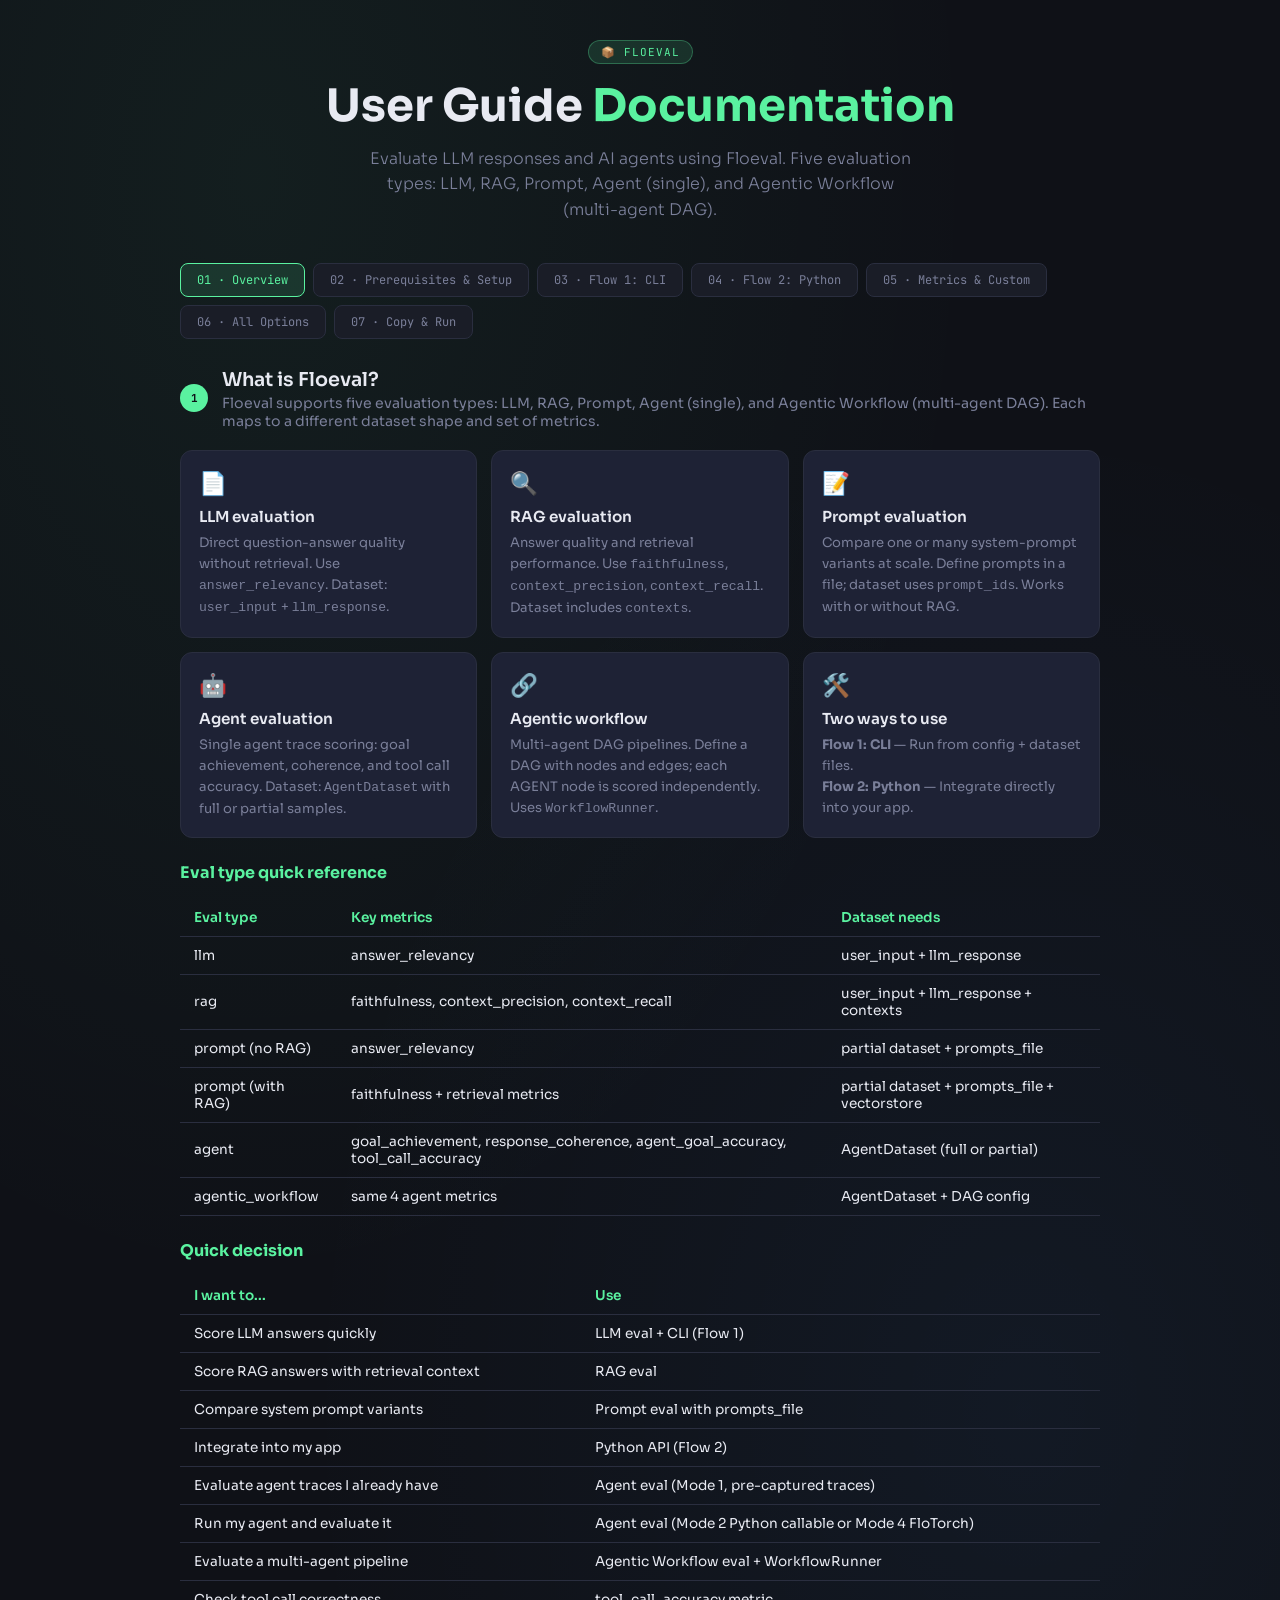
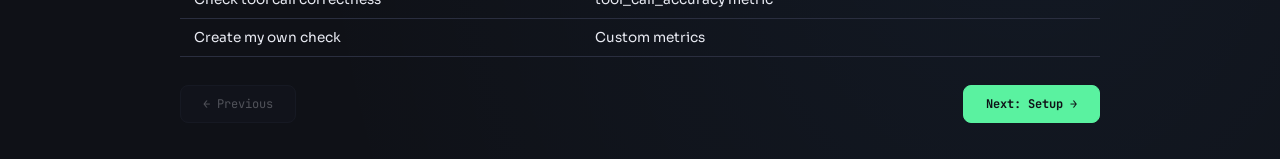
<file: floeval-user-guide-v2.html>
<!DOCTYPE html>
<html lang="en">
<head>
<meta charset="UTF-8">
<meta name="viewport" content="width=device-width, initial-scale=1.0">
<title>Floeval User Guide v2</title>
<style>
  @import url('https://fonts.googleapis.com/css2?family=JetBrains+Mono:wght@400;700&family=Sora:wght@300;400;600;700&display=swap');

  :root {
    --bg: #0f1117;
    --surface: #1a1d27;
    --border: #2a2e3f;
    --accent: #5af2a0;
    --accent2: #4d9fff;
    --accent3: #ff6b6b;
    --text: #e8eaf2;
    --muted: #7a7f99;
    --card: #1e2235;
  }

  * { margin: 0; padding: 0; box-sizing: border-box; }

  body {
    font-family: 'Sora', sans-serif;
    background: var(--bg);
    color: var(--text);
    min-height: 100vh;
    padding: 40px 20px;
    background-image: radial-gradient(ellipse at 20% 10%, rgba(90,242,160,0.06) 0%, transparent 50%),
                      radial-gradient(ellipse at 80% 80%, rgba(77,159,255,0.06) 0%, transparent 50%);
  }

  .container { max-width: 920px; margin: 0 auto; }

  header {
    text-align: center;
    margin-bottom: 40px;
    animation: fadeUp 0.6s ease forwards;
  }

  .badge {
    display: inline-block;
    background: rgba(90,242,160,0.12);
    border: 1px solid rgba(90,242,160,0.3);
    color: var(--accent);
    font-family: 'JetBrains Mono', monospace;
    font-size: 11px;
    padding: 4px 12px;
    border-radius: 20px;
    margin-bottom: 16px;
    letter-spacing: 1px;
  }

  h1 {
    font-size: clamp(1.8rem, 4vw, 2.8rem);
    font-weight: 700;
    line-height: 1.2;
    margin-bottom: 12px;
  }

  h1 span { color: var(--accent); }

  .subtitle {
    color: var(--muted);
    font-size: 1rem;
    font-weight: 300;
    max-width: 560px;
    margin: 0 auto;
    line-height: 1.6;
  }

  .tabs {
    display: flex;
    gap: 8px;
    margin-bottom: 28px;
    flex-wrap: wrap;
    animation: fadeUp 0.6s ease 0.1s both;
  }

  .tab {
    font-family: 'JetBrains Mono', monospace;
    font-size: 12px;
    padding: 8px 16px;
    border-radius: 8px;
    border: 1px solid var(--border);
    background: var(--surface);
    color: var(--muted);
    cursor: pointer;
    transition: all 0.2s;
  }

  .tab:hover { border-color: var(--accent); color: var(--accent); }
  .tab.active {
    background: rgba(90,242,160,0.12);
    border-color: var(--accent);
    color: var(--accent);
  }

  .phase { display: none; animation: fadeUp 0.4s ease forwards; }
  .phase.active { display: block; }

  .phase-header {
    display: flex;
    align-items: center;
    gap: 14px;
    margin-bottom: 20px;
  }

  .phase-num {
    font-family: 'JetBrains Mono', monospace;
    font-size: 11px;
    background: var(--accent);
    color: #0f1117;
    width: 28px; height: 28px;
    border-radius: 50%;
    display: flex; align-items: center; justify-content: center;
    font-weight: 700;
    flex-shrink: 0;
  }

  .phase-title { font-size: 1.2rem; font-weight: 600; }
  .phase-desc { color: var(--muted); font-size: 0.88rem; margin-top: 2px; }

  .cards { display: grid; grid-template-columns: repeat(auto-fill, minmax(260px, 1fr)); gap: 14px; margin-bottom: 24px; }

  .card {
    background: var(--card);
    border: 1px solid var(--border);
    border-radius: 12px;
    padding: 18px;
    transition: border-color 0.2s, transform 0.2s;
  }

  .card:hover { border-color: var(--accent2); transform: translateY(-2px); }

  .card-icon { font-size: 1.4rem; margin-bottom: 10px; }
  .card-title { font-size: 0.95rem; font-weight: 600; margin-bottom: 6px; }
  .card-body { font-size: 0.82rem; color: var(--muted); line-height: 1.6; }

  .checklist { display: flex; flex-direction: column; gap: 10px; }

  .check-item {
    display: flex;
    align-items: flex-start;
    gap: 12px;
    background: var(--card);
    border: 1px solid var(--border);
    border-radius: 10px;
    padding: 14px 16px;
    transition: border-color 0.2s;
  }

  .check-item:hover { border-color: var(--accent); }

  .check-box {
    width: 20px; height: 20px;
    border: 2px solid var(--border);
    border-radius: 5px;
    flex-shrink: 0;
    margin-top: 1px;
    display: flex; align-items: center; justify-content: center;
    font-size: 11px;
  }

  .check-label { font-size: 0.88rem; font-weight: 500; }
  .check-sub { font-size: 0.78rem; color: var(--muted); margin-top: 3px; line-height: 1.5; }

  .code-block {
    background: var(--card);
    border: 1px solid var(--border);
    border-radius: 10px;
    padding: 0;
    margin: 12px 0;
    overflow-x: auto;
  }

  .code-block pre {
    margin: 0;
    padding: 16px;
    font-family: 'JetBrains Mono', monospace;
    font-size: 0.82rem;
    color: var(--text);
    line-height: 1.6;
    white-space: pre;
    overflow-x: auto;
    user-select: text;
    -webkit-user-select: text;
  }

  .code-block code {
    font-family: inherit;
    font-size: inherit;
  }

  .flow-card .code-block pre {
    padding: 12px;
    font-size: 0.75rem;
  }

  .code-block .lang-label {
    display: block;
    font-size: 0.7rem;
    color: var(--muted);
    padding: 8px 16px;
    border-bottom: 1px solid var(--border);
  }

  .code-block .copy-hint {
    font-size: 0.65rem;
    color: var(--muted);
    padding: 4px 16px 8px;
    opacity: 0.8;
  }

  .code-block .comment { color: var(--muted); }
  .code-block .key { color: var(--accent2); }
  .code-block .str { color: var(--accent); }

  .flow-grid {
    display: grid;
    grid-template-columns: 1fr 1fr;
    gap: 20px;
    margin: 20px 0;
  }

  @media (max-width: 700px) { .flow-grid { grid-template-columns: 1fr; } }

  .flow-card {
    background: var(--card);
    border: 1px solid var(--border);
    border-radius: 12px;
    padding: 20px;
  }

  .flow-card h4 {
    color: var(--accent);
    margin-bottom: 12px;
    font-size: 0.95rem;
  }

  .flow-card pre {
    font-size: 0.78rem;
    background: var(--surface);
    padding: 12px;
    border-radius: 8px;
    overflow-x: auto;
    margin-top: 8px;
  }

  .table-wrap {
    overflow-x: auto;
    margin: 16px 0;
  }

  table {
    width: 100%;
    border-collapse: collapse;
    font-size: 0.85rem;
  }

  th, td {
    padding: 10px 14px;
    text-align: left;
    border-bottom: 1px solid var(--border);
  }

  th {
    color: var(--accent);
    font-weight: 600;
  }

  td { color: var(--text); }

  .tip-box {
    background: rgba(77,159,255,0.08);
    border: 1px solid rgba(77,159,255,0.25);
    border-radius: 10px;
    padding: 14px 16px;
    font-size: 0.83rem;
    color: #a0c4ff;
    line-height: 1.6;
    margin: 16px 0;
  }

  .tip-box strong { color: var(--accent2); }

  .divider { border: none; border-top: 1px solid var(--border); margin: 24px 0; }

  .nav-btns { display: flex; justify-content: space-between; margin-top: 28px; }

  .btn {
    font-family: 'JetBrains Mono', monospace;
    font-size: 12px;
    padding: 10px 22px;
    border-radius: 8px;
    border: 1px solid var(--border);
    background: var(--surface);
    color: var(--text);
    cursor: pointer;
    transition: all 0.2s;
  }

  .btn:hover { border-color: var(--accent); color: var(--accent); }
  .btn.primary {
    background: var(--accent);
    border-color: var(--accent);
    color: #0f1117;
    font-weight: 700;
  }
  .btn.primary:hover { background: #3de088; }
  .btn:disabled { opacity: 0.3; cursor: not-allowed; }

  .step-list { counter-reset: step; }
  .step-list li {
    list-style: none;
    padding-left: 40px;
    position: relative;
    margin-bottom: 16px;
    font-size: 0.9rem;
    line-height: 1.6;
  }
  .step-list li::before {
    counter-increment: step;
    content: counter(step);
    position: absolute;
    left: 0;
    width: 24px; height: 24px;
    background: var(--accent);
    color: #0f1117;
    border-radius: 50%;
    font-size: 12px;
    font-weight: 700;
    display: flex;
    align-items: center;
    justify-content: center;
    font-family: 'JetBrains Mono', monospace;
  }

  @keyframes fadeUp {
    from { opacity: 0; transform: translateY(16px); }
    to { opacity: 1; transform: translateY(0); }
  }
</style>
</head>
<body>
<div class="container">
  <header>
    <div class="badge">📦 FLOEVAL</div>
    <h1>User Guide <span>Documentation</span></h1>
    <p class="subtitle">Evaluate LLM responses and AI agents using Floeval. Five evaluation types: LLM, RAG, Prompt, Agent (single), and Agentic Workflow (multi-agent DAG).</p>
  </header>

  <div class="tabs" id="tabs">
    <div class="tab active" onclick="switchTab(0)">01 · Overview</div>
    <div class="tab" onclick="switchTab(1)">02 · Prerequisites & Setup</div>
    <div class="tab" onclick="switchTab(2)">03 · Flow 1: CLI</div>
    <div class="tab" onclick="switchTab(3)">04 · Flow 2: Python</div>
    <div class="tab" onclick="switchTab(4)">05 · Metrics & Custom</div>
    <div class="tab" onclick="switchTab(5)">06 · All Options</div>
    <div class="tab" onclick="switchTab(6)">07 · Copy & Run</div>
  </div>

  <!-- Phase 0: Overview -->
  <div class="phase active" id="phase-0">
    <div class="phase-header">
      <div class="phase-num">1</div>
      <div>
        <div class="phase-title">What is Floeval?</div>
        <div class="phase-desc">Floeval supports five evaluation types: LLM, RAG, Prompt, Agent (single), and Agentic Workflow (multi-agent DAG). Each maps to a different dataset shape and set of metrics.</div>
      </div>
    </div>

    <div class="cards">
      <div class="card">
        <div class="card-icon">📄</div>
        <div class="card-title">LLM evaluation</div>
        <div class="card-body">Direct question-answer quality without retrieval. Use <code>answer_relevancy</code>. Dataset: <code>user_input</code> + <code>llm_response</code>.</div>
      </div>
      <div class="card">
        <div class="card-icon">🔍</div>
        <div class="card-title">RAG evaluation</div>
        <div class="card-body">Answer quality and retrieval performance. Use <code>faithfulness</code>, <code>context_precision</code>, <code>context_recall</code>. Dataset includes <code>contexts</code>.</div>
      </div>
      <div class="card">
        <div class="card-icon">📝</div>
        <div class="card-title">Prompt evaluation</div>
        <div class="card-body">Compare one or many system-prompt variants at scale. Define prompts in a file; dataset uses <code>prompt_ids</code>. Works with or without RAG.</div>
      </div>
      <div class="card">
        <div class="card-icon">🤖</div>
        <div class="card-title">Agent evaluation</div>
        <div class="card-body">Single agent trace scoring: goal achievement, coherence, and tool call accuracy. Dataset: <code>AgentDataset</code> with full or partial samples.</div>
      </div>
      <div class="card">
        <div class="card-icon">🔗</div>
        <div class="card-title">Agentic workflow</div>
        <div class="card-body">Multi-agent DAG pipelines. Define a DAG with nodes and edges; each AGENT node is scored independently. Uses <code>WorkflowRunner</code>.</div>
      </div>
      <div class="card">
        <div class="card-icon">🛠️</div>
        <div class="card-title">Two ways to use</div>
        <div class="card-body"><strong>Flow 1: CLI</strong> — Run from config + dataset files.<br><strong>Flow 2: Python</strong> — Integrate directly into your app.</div>
      </div>
    </div>

    <h4 style="margin: 24px 0 12px; color: var(--accent);">Eval type quick reference</h4>
    <div class="table-wrap">
      <table>
        <tr><th>Eval type</th><th>Key metrics</th><th>Dataset needs</th></tr>
        <tr><td>llm</td><td>answer_relevancy</td><td>user_input + llm_response</td></tr>
        <tr><td>rag</td><td>faithfulness, context_precision, context_recall</td><td>user_input + llm_response + contexts</td></tr>
        <tr><td>prompt (no RAG)</td><td>answer_relevancy</td><td>partial dataset + prompts_file</td></tr>
        <tr><td>prompt (with RAG)</td><td>faithfulness + retrieval metrics</td><td>partial dataset + prompts_file + vectorstore</td></tr>
        <tr><td>agent</td><td>goal_achievement, response_coherence, agent_goal_accuracy, tool_call_accuracy</td><td>AgentDataset (full or partial)</td></tr>
        <tr><td>agentic_workflow</td><td>same 4 agent metrics</td><td>AgentDataset + DAG config</td></tr>
      </table>
    </div>

    <h4 style="margin: 24px 0 12px; color: var(--accent);">Quick decision</h4>
    <div class="table-wrap">
      <table>
        <tr><th>I want to...</th><th>Use</th></tr>
        <tr><td>Score LLM answers quickly</td><td>LLM eval + CLI (Flow 1)</td></tr>
        <tr><td>Score RAG answers with retrieval context</td><td>RAG eval</td></tr>
        <tr><td>Compare system prompt variants</td><td>Prompt eval with prompts_file</td></tr>
        <tr><td>Integrate into my app</td><td>Python API (Flow 2)</td></tr>
        <tr><td>Evaluate agent traces I already have</td><td>Agent eval (Mode 1, pre-captured traces)</td></tr>
        <tr><td>Run my agent and evaluate it</td><td>Agent eval (Mode 2 Python callable or Mode 4 FloTorch)</td></tr>
        <tr><td>Evaluate a multi-agent pipeline</td><td>Agentic Workflow eval + WorkflowRunner</td></tr>
        <tr><td>Check tool call correctness</td><td>tool_call_accuracy metric</td></tr>
        <tr><td>Create my own check</td><td>Custom metrics</td></tr>
      </table>
    </div>

    <div class="nav-btns">
      <button class="btn" disabled>← Previous</button>
      <button class="btn primary" onclick="switchTab(1)">Next: Setup →</button>
    </div>
  </div>

  <!-- Phase 1: Prerequisites & Setup -->
  <div class="phase" id="phase-1">
    <div class="phase-header">
      <div class="phase-num">2</div>
      <div>
        <div class="phase-title">Prerequisites & Setup</div>
        <div class="phase-desc">What you need before starting. Complete these steps once.</div>
      </div>
    </div>

    <div class="checklist">
      <div class="check-item">
        <div class="check-box"></div>
        <div>
          <div class="check-label">Python 3.11 or higher</div>
          <div class="check-sub">Check: <code>python --version</code></div>
        </div>
      </div>
      <div class="check-item">
        <div class="check-box"></div>
        <div>
          <div class="check-label">LLM API key (OpenAI or compatible)</div>
          <div class="check-sub">Get from OpenAI Platform or your provider. Pass in config file (<code>llm_config.api_key</code>) or Python script—your choice.</div>
        </div>
      </div>
      <div class="check-item">
        <div class="check-box"></div>
        <div>
          <div class="check-label">Install Floeval</div>
          <div class="check-sub"><code>pip install --pre floeval</code> or <code>pip install floeval-0.2.0b1-py3-none-any.whl</code></div>
        </div>
      </div>
      <div class="check-item">
        <div class="check-box"></div>
        <div>
          <div class="check-label">Verify installation</div>
          <div class="check-sub"><code>floeval --version</code> → should show <code>floeval 0.2.0b1</code></div>
        </div>
      </div>
      <div class="check-item">
        <div class="check-box"></div>
        <div>
          <div class="check-label">FloTorch hosted agent (optional)</div>
          <div class="check-sub">Optional: <code>pip install floeval[flotorch]</code> for running agents via FloTorch gateway. Required only if you use <code>agent_runner</code> with <code>create_flotorch_runner()</code>.</div>
        </div>
      </div>
    </div>

    <h4 style="margin: 24px 0 12px; color: var(--accent);">Setup commands</h4>
    <div class="code-block">
      <span class="lang-label">Shell (Linux/macOS)</span>
      <pre><code># Create virtual environment (recommended)
python -m venv venv
source venv/bin/activate

# Install
pip install floeval</code></pre>
    </div>
    <div class="code-block">
      <span class="lang-label">Shell (Windows)</span>
      <pre><code># Create virtual environment (recommended)
python -m venv venv
venv\Scripts\activate

# Install
pip install floeval</code></pre>
    </div>

    <div class="tip-box">
      <strong>💡 Pro tip:</strong> Pass your API key in the config file (<code>llm_config.api_key</code>) or in your Python script. Load from env/secrets if you prefer—Floeval just needs the dict structure. All code blocks below can be selected and copied (triple-click or click-drag).
    </div>

    <div class="nav-btns">
      <button class="btn" onclick="switchTab(0)">← Previous</button>
      <button class="btn primary" onclick="switchTab(2)">Next: CLI →</button>
    </div>
  </div>

  <!-- Phase 2: Flow 1 - CLI -->
  <div class="phase" id="phase-2">
    <div class="phase-header">
      <div class="phase-num">3</div>
      <div>
        <div class="phase-title">Flow 1: Using CLI</div>
        <div class="phase-desc">Run evaluations from the command line. No Python code needed.</div>
      </div>
    </div>

    <h4 style="margin: 24px 0 12px; color: var(--accent);">CLI command</h4>
    <p style="font-size: 0.88rem; color: var(--muted); margin-bottom: 10px;"><strong>Standard (LLM/RAG/Prompt) flow:</strong></p>
    <div class="code-block">
      <span class="lang-label">Command</span>
      <pre><code>floeval evaluate -c CONFIG_FILE -d DATASET_FILE [-o OUTPUT_FILE]</code></pre>
    </div>
    <p style="font-size: 0.88rem; color: var(--muted); margin: 12px 0 10px;"><strong>Agent flow:</strong></p>
    <div class="code-block">
      <span class="lang-label">Command</span>
      <pre><code>floeval evaluate --agent -c CONFIG_FILE -d DATASET_FILE [-o OUTPUT_FILE]</code></pre>
    </div>
    <div class="table-wrap">
      <table>
        <tr><th>Option</th><th>Required</th><th>Description</th></tr>
        <tr><td><code>--agent</code></td><td>No</td><td>Use Agent or Agentic Workflow evaluation flow. Omit for standard LLM/RAG/Prompt evaluation.</td></tr>
        <tr><td><code>-c, --config</code></td><td>Yes</td><td>Path to config file (YAML or JSON)</td></tr>
        <tr><td><code>-d, --dataset</code></td><td>Yes</td><td>Path to dataset file (JSON or JSONL)</td></tr>
        <tr><td><code>-o, --output</code></td><td>No</td><td>Save results to JSON file. If omitted, prints to terminal.</td></tr>
      </table>
    </div>

    <h4 style="margin: 24px 0 12px; color: var(--accent);">Standard flow: Full vs Partial dataset</h4>
    <div class="table-wrap">
      <table>
        <tr><th>Type</th><th>Description</th><th>When to use</th></tr>
        <tr><td><strong>Full dataset</strong></td><td>Each sample has <code>llm_response</code>. Evaluation runs directly.</td><td>You already have LLM answers (e.g. from your app).</td></tr>
        <tr><td><strong>Partial dataset</strong></td><td>Samples have only <code>user_input</code> (question). <code>llm_response</code> is omitted. Floeval generates it at runtime, then evaluates.</td><td>You have questions but no answers yet. Floeval calls your LLM to generate responses internally.</td></tr>
      </table>
    </div>
    <p style="font-size: 0.88rem; color: var(--muted); margin: 8px 0 16px; line-height: 1.6;"><strong>Partial dataset flow:</strong> For each sample, Floeval sends <code>user_input</code> as the prompt to your LLM (with optional <code>system_prompt</code> from config). The LLM returns a response, which is stored as <code>llm_response</code>. Then metrics (answer_relevancy, faithfulness, etc.) run on that generated response. Config must include <code>dataset_generation_config.generator_model</code> for partial datasets.</p>
    <p style="font-size: 0.88rem; color: var(--muted); margin-bottom: 16px; line-height: 1.6;"><strong>Capability:</strong> For partial datasets, only <code>user_input</code> is required. <code>contexts</code>, <code>ground_truth</code> are optional (add them if you need faithfulness or reference comparison).</p>

    <h4 style="margin: 24px 0 12px; color: var(--accent);">Agent flow: Agent dataset format</h4>
    <p style="font-size: 0.88rem; color: var(--muted); margin-bottom: 10px;">Agent datasets use JSON with a <code>samples</code> array. Each sample has <code>user_input</code> and either a full trace or a partial (no trace).</p>
    <div class="table-wrap">
      <table>
        <tr><th>Type</th><th>Description</th><th>When to use</th></tr>
        <tr><td><strong>Full (trace present)</strong></td><td>Each sample has <code>user_input</code>, <code>trace</code>, optionally <code>reference_outcome</code>, <code>reference_tool_calls</code>. Evaluation runs directly.</td><td>Pre-captured traces — you already have the conversation logs.</td></tr>
        <tr><td><strong>Partial (no trace)</strong></td><td>Samples have <code>user_input</code>, <code>reference_outcome</code>, optionally <code>reference_tool_calls</code>. Trace omitted. Config must include <code>evaluation_config.agent_name</code> for FloTorch hosted agents.</td><td>Run agent at evaluation time (in-process or FloTorch hosted).</td></tr>
      </table>
    </div>
    <p style="font-size: 0.88rem; color: var(--muted); margin: 8px 0 16px; line-height: 1.6;"><strong>Agent config:</strong> For agent flow, config requires <code>evaluation_config.metrics</code> (no default). For partial agent datasets, set <code>evaluation_config.agent_name</code> to use FloTorch gateway agent.</p>

    <h4 style="margin: 24px 0 12px; color: var(--accent);">Step-by-step</h4>
    <ol class="step-list">
      <li><strong>Create config.yaml</strong> — See config structure below.</li>
      <li><strong>Create dataset.json</strong> — Full (with llm_response) or Partial (questions only). See examples below.</li>
      <li><strong>Run:</strong> <code>floeval evaluate -c config.yaml -d dataset.json</code></li>
      <li><strong>Optional:</strong> Add <code>-o results.json</code> to save results.</li>
    </ol>

    <h4 style="margin: 24px 0 12px; color: var(--accent);">Config file (YAML)</h4>
    <div class="code-block">
      <span class="lang-label">config.yaml</span>
      <pre><code>llm_config:
  base_url: "https://api.openai.com/v1"
  api_key: "your-api-key"
  chat_model: gpt-4o-mini
  embedding_model: text-embedding-3-small
  system_prompt: "You are a helpful assistant."  # optional

evaluation_config:
  default_provider: "ragas"   # optional; see Config field notes below
  metrics:
    - ragas:answer_relevancy
    - ragas:faithfulness
  metric_params:
    answer_relevancy:
      threshold: 0.7

# Omit for full datasets. Required only for partial datasets (no llm_response).
dataset_generation_config:
  generator_model: gpt-4o-mini</code></pre>
      <p style="font-size: 0.82rem; color: var(--muted); margin: 10px 0 0; padding: 0 16px 12px; line-height: 1.5;"><strong>Config field notes:</strong><br>
      <code>default_provider</code> — optional. Used when metrics are plain strings (e.g. <code>answer_relevancy</code>) and the metric exists in multiple providers. If omitted: auto-picks when only one provider has it; if ambiguous, use <code>ragas:answer_relevancy</code> or set default_provider.<br>
      <code>metric_params</code> — optional. Override per-metric parameters.<br>
      <code>dataset_generation_config</code> — omit for full datasets; required for partial.</p>
    </div>
    <div class="code-block">
      <span class="lang-label">config.json — alternative format</span>
      <pre><code>{
  "llm_config": {
    "base_url": "https://api.openai.com/v1",
    "api_key": "your-api-key",
    "chat_model": "gpt-4o-mini",
    "embedding_model": "text-embedding-3-small",
    "system_prompt": "You are a helpful assistant."
  },
  "evaluation_config": {
    "default_provider": "ragas",
    "metrics": ["ragas:answer_relevancy", "ragas:faithfulness"],
    "metric_params": {
      "answer_relevancy": {"threshold": 0.7}
    }
  },
  "dataset_generation_config": {
    "generator_model": "gpt-4o-mini"
  }
}</code></pre>
    </div>

    <h4 style="margin: 24px 0 12px; color: var(--accent);">Dataset file (JSON)</h4>
    <p style="font-size: 0.82rem; color: var(--muted); margin-bottom: 6px;"><strong>LLM/RAG/Prompt sample fields:</strong> <code>user_input</code> (or <code>question</code>) — always required. <code>llm_response</code> — required for full datasets; omit for partial (Floeval generates it). <code>contexts</code> — optional; needed for faithfulness. <code>ground_truth</code> (or <code>answer</code>) — optional; used by reference metrics.</p>
    <p style="font-size: 0.85rem; color: var(--muted); margin-bottom: 10px;">Full dataset — samples with <code>llm_response</code>:</p>
    <div class="code-block">
      <span class="lang-label">full_dataset.json — full (has llm_response)</span>
      <pre><code>{
  "samples": [
    {
      "user_input": "What is Python?",
      "llm_response": "Python is a programming language.",
      "contexts": ["Python is widely used."],
      "ground_truth": "A programming language"
    },
    {
      "user_input": "What is RAG?",
      "llm_response": "RAG stands for Retrieval-Augmented Generation.",
      "contexts": ["RAG combines retrieval with generation."]
    }
  ]
}</code></pre>
    </div>
    <p style="font-size: 0.85rem; color: var(--muted); margin: 12px 0 10px;">Partial dataset — only <code>user_input</code> required; <code>llm_response</code> generated at runtime:</p>
    <div class="code-block">
      <span class="lang-label">partial_dataset.json — partial (no llm_response; Floeval generates it)</span>
      <pre><code>{
  "samples": [
    {
      "user_input": "What is Python?",
      "contexts": ["Python is widely used."],
      "ground_truth": "A programming language"
    },
    {
      "user_input": "What is RAG?",
      "contexts": ["RAG combines retrieval with generation."]
    }
  ]
}</code></pre>
    </div>
    <div class="code-block">
      <span class="lang-label">dataset.jsonl — one sample per line (full or partial)</span>
      <pre><code>{"user_input": "Q1?", "llm_response": "A1.", "contexts": ["..."]}
{"user_input": "Q2?", "llm_response": "A2.", "contexts": ["..."]}</code></pre>
      <p style="font-size: 0.78rem; color: var(--muted); padding: 8px 16px; margin: 0;">Partial JSONL: omit <code>llm_response</code> from each line. CLI auto-detects.</p>
    </div>

    <h4 style="margin: 24px 0 12px; color: var(--accent);">Agent config file (YAML)</h4>
    <div class="code-block">
      <span class="lang-label">agent_config.yaml — for floeval evaluate --agent</span>
      <pre><code>llm_config:
  base_url: "https://api.openai.com/v1"
  api_key: "your-api-key"
  chat_model: gpt-4o-mini
  embedding_model: text-embedding-3-small

evaluation_config:
  agent_name: "my-agent"   # Required for partial datasets with FloTorch hosted agent
  default_provider: "builtin"   # optional; defaults to "builtin" for agent metrics
  metrics:
    - goal_achievement
    - response_coherence
    - ragas:tool_call_accuracy   # requires reference_tool_calls in samples</code></pre>
    </div>

    <h4 style="margin: 24px 0 12px; color: var(--accent);">Agent dataset file (JSON)</h4>
    <h4 style="margin: 24px 0 12px; color: var(--accent);">How to prepare agent datasets</h4>
    <p style="font-size: 0.88rem; color: var(--muted); margin-bottom: 8px;"><strong>Full dataset</strong> — you have conversation logs. Export each run as a sample with <code>user_input</code> + <code>trace</code>. <strong>Partial dataset</strong> — you have test cases (user_input + expected outcome). Omit trace; Floeval runs your agent at eval time and captures the trace.</p>
    <p style="font-size: 0.82rem; color: var(--muted); margin-bottom: 8px;"><strong>Where do traces come from?</strong> (1) Your app — log messages as they happen. (2) LangChain — <code>wrap_langchain_agent</code> captures automatically. (3) Custom agents — use <code>@capture_trace</code> + <code>log_turn</code>/<code>log_tool_result</code>.</p>
    <p style="font-size: 0.82rem; color: var(--muted); margin-bottom: 8px;"><strong>reference_tool_calls</strong> format: use <code>"name"</code> not <code>"tool"</code>. Example: <code>[{"name": "get_weather", "args": {"city": "Tokyo"}}]</code></p>
    <p style="font-size: 0.85rem; color: var(--muted); margin-bottom: 10px;"><strong>Full dataset</strong> — trace is the conversation log. Each message has <code>role</code> (human|ai|tool), <code>content</code>. AI messages include <code>tool_calls</code> with <code>name</code> and <code>args</code>. Tool messages include <code>tool_name</code>, <code>tool_call_id</code>.</p>
    <div class="code-block">
      <span class="lang-label">agent_dataset_full.json — full (complete trace example)</span>
      <pre><code>{
  "samples": [
    {
      "user_input": "Get the weather for London",
      "trace": {
        "messages": [
          {"role": "human", "content": "Get the weather for London"},
          {"role": "ai", "content": "", "tool_calls": [{"name": "get_weather", "args": {"city": "London"}}]},
          {"role": "tool", "content": "Sunny, 22°C", "tool_name": "get_weather", "tool_call_id": "call_1"},
          {"role": "ai", "content": "The weather in London is sunny with 22°C.", "tool_calls": []}
        ],
        "final_response": "The weather in London is sunny with 22°C.",
        "metadata": {}
      },
      "reference_outcome": "Provides London weather",
      "reference_tool_calls": [{"name": "get_weather", "args": {"city": "London"}}]
    }
  ]
}</code></pre>
    </div>
    <p style="font-size: 0.85rem; color: var(--muted); margin: 12px 0 10px;"><strong>Partial dataset</strong> — omit <code>trace</code>. Agent runs at evaluation time (in-process or FloTorch hosted):</p>
    <div class="code-block">
      <span class="lang-label">agent_dataset_partial.json — partial (no trace)</span>
      <pre><code>{
  "samples": [
    {
      "user_input": "Get the weather for London",
      "reference_outcome": "Provides London weather",
      "reference_tool_calls": [{"name": "get_weather", "args": {"city": "London"}}]
    }
  ]
}</code></pre>
    </div>

    <h4 style="margin: 24px 0 12px; color: var(--accent);">Prompt evaluation config (YAML)</h4>
    <p style="font-size: 0.88rem; color: var(--muted); margin-bottom: 8px;">Single system prompt (inline in llm_config) or multi-prompt via <code>prompts_file</code>. Dataset uses <code>prompt_ids</code> to list which prompts to apply per sample.</p>
    <div class="code-block">
      <span class="lang-label">YAML config — multi-prompt</span>
      <pre><code>llm_config:
  base_url: "https://api.openai.com/v1"
  api_key: "your-api-key"
  chat_model: "gpt-4o-mini"
  embedding_model: "text-embedding-3-small"

evaluation_config:
  metrics:
    - "ragas:answer_relevancy"
  prompts_file: "prompts.yaml"

dataset_generation_config:
  generator_model: "gpt-4o-mini"</code></pre>
    </div>
    <div class="code-block">
      <span class="lang-label">prompts.yaml</span>
      <pre><code>prompts:
  concise:
    template: "Answer in one short paragraph."
  detailed:
    template: "Answer in detail with at least three points."</code></pre>
    </div>
    <div class="code-block">
      <span class="lang-label">Dataset with prompt_ids (partial_dataset.json)</span>
      <pre><code>{
  "samples": [
    {
      "user_input": "What is RAG?",
      "prompt_ids": ["concise", "detailed"]
    }
  ]
}</code></pre>
    </div>
    <div class="code-block">
      <span class="lang-label">Bash</span>
      <pre><code>floeval evaluate -c prompt_config.yaml -d partial_dataset.json -o prompt_results.json</code></pre>
    </div>

    <h4 style="margin: 24px 0 12px; color: var(--accent);">Agentic Workflow config (YAML)</h4>
    <p style="font-size: 0.88rem; color: var(--muted); margin-bottom: 8px;">Use <code>agent_workflow_config</code> with a DAG config. Requires <code>pip install "floeval[flotorch]"</code>.</p>
    <div class="code-block">
      <span class="lang-label">YAML config</span>
      <pre><code>llm_config:
  base_url: "https://gateway.example/openai/v1"
  api_key: "your-gateway-key"
  chat_model: "gpt-4o-mini"

evaluation_config:
  metrics:
    - "goal_achievement"
    - "ragas:agent_goal_accuracy"

agent_workflow_config:
  dataset_url: "https://your-storage/agent_dataset.json"
  config:
    uid: "workflow-001"
    name: "Triage Workflow"
    nodes:
      - {id: "start",    type: "START", label: "Start"}
      - {id: "classify", type: "AGENT", label: "Classify", agentName: "classifier-agent:latest"}
      - {id: "respond",  type: "AGENT", label: "Respond",  agentName: "responder-agent:latest"}
      - {id: "end",      type: "END",   label: "End"}
    edges:
      - {sourceNodeId: "start",    targetNodeId: "classify"}
      - {sourceNodeId: "classify", targetNodeId: "respond"}
      - {sourceNodeId: "respond",  targetNodeId: "end"}</code></pre>
    </div>
    <div class="code-block">
      <span class="lang-label">Bash</span>
      <pre><code>floeval evaluate -c workflow_config.yaml -d agent_dataset.json --agent -o workflow_results.json</code></pre>
    </div>

    <div class="nav-btns">
      <button class="btn" onclick="switchTab(1)">← Previous</button>
      <button class="btn primary" onclick="switchTab(3)">Next: Python →</button>
    </div>
  </div>

  <!-- Phase 3: Flow 2 - Python -->
  <div class="phase" id="phase-3">
    <div class="phase-header">
      <div class="phase-num">4</div>
      <div>
        <div class="phase-title">Flow 2: Using Python</div>
        <div class="phase-desc">Integrate Floeval into your application. Full control over evaluation.</div>
      </div>
    </div>

    <h4 style="margin: 24px 0 12px; color: var(--accent);">Evaluation classes</h4>
    <div class="table-wrap">
      <table>
        <tr><th>Class</th><th>Use for</th><th>Dataset</th><th>Key fields</th></tr>
        <tr><td><code>Evaluation</code></td><td>LLM/RAG/Prompt response evaluation</td><td><code>DatasetLoader</code></td><td>user_input, llm_response, contexts</td></tr>
        <tr><td><code>AgentEvaluation</code></td><td>Agent evaluation (traces, tool use)</td><td><code>AgentDataset</code></td><td>trace, reference_outcome, reference_tool_calls</td></tr>
      </table>
    </div>

    <h4 style="margin: 24px 0 12px; color: var(--accent);">Imports</h4>
    <div class="code-block">
      <span class="lang-label">Python — LLM/RAG/Prompt</span>
      <pre><code>from floeval import Evaluation, DatasetLoader
from floeval.config.schemas.io.llm import OpenAIProviderConfig</code></pre>
    </div>
    <div class="code-block">
      <span class="lang-label">Python — Agent</span>
      <pre><code>from floeval.api.agent_evaluation import AgentEvaluation
from floeval.config.schemas.io.agent_dataset import AgentDataset
from floeval.config.schemas.io.llm import OpenAIProviderConfig</code></pre>
    </div>

    <h4 style="margin: 24px 0 12px; color: var(--accent);">Ways to load dataset</h4>
    <div class="table-wrap">
      <table>
        <tr><th>Method</th><th>Use when</th></tr>
        <tr><td><code>DatasetLoader.from_json("file.json")</code></td><td>Load LLM/RAG/Prompt dataset from JSON</td></tr>
        <tr><td><code>DatasetLoader.from_file("file.jsonl")</code></td><td>Auto-detect JSON or JSONL from extension</td></tr>
        <tr><td><code>DatasetLoader.from_samples([{...}, {...}])</code></td><td>Build LLM/RAG/Prompt dataset from list of dicts</td></tr>
        <tr><td><code>DatasetLoader.from_dict({"samples": [...]})</code></td><td>Build LLM/RAG/Prompt dataset from dict with "samples" key</td></tr>
        <tr><td><code>AgentDataset.from_file("file.json")</code></td><td>Load agent dataset from JSON</td></tr>
        <tr><td><code>AgentDataset.from_file("file.jsonl")</code></td><td>Load agent dataset from JSONL (one sample per line)</td></tr>
      </table>
    </div>

    <h4 style="margin: 24px 0 12px; color: var(--accent);">LLM/RAG/Prompt evaluation approaches</h4>
    <div class="table-wrap">
      <table>
        <tr><th>Approach</th><th>Dataset</th><th>Config</th><th>When to use</th></tr>
        <tr><td><strong>Full dataset</strong></td><td>Samples have <code>llm_response</code></td><td>llm_config</td><td>You already have LLM answers. Evaluate directly.</td></tr>
        <tr><td><strong>Partial dataset</strong></td><td>Samples have only <code>user_input</code></td><td>llm_config, <code>dataset_generator_model</code></td><td>You have questions but no answers yet. Floeval generates <code>llm_response</code> at runtime, then evaluates.</td></tr>
      </table>
    </div>

    <h4 style="margin: 24px 0 12px; color: var(--accent);">Agent evaluation approaches</h4>
    <div class="table-wrap">
      <table>
        <tr><th>Approach</th><th>Dataset</th><th>Agent</th><th>When to use</th></tr>
        <tr><td>Pre-captured traces</td><td>Full (trace present)</td><td>None</td><td>You already have conversation logs. Evaluate directly.</td></tr>
        <tr><td>In-process agent</td><td>Partial</td><td>Callable (e.g. wrapped LangChain agent)</td><td>Your agent runs in Python with <code>@capture_trace</code> or <code>TraceCollector</code>.</td></tr>
        <tr><td>FloTorch hosted</td><td>Partial</td><td>agent_runner (<code>create_flotorch_runner</code>)</td><td>Agent runs on FloTorch gateway. Requires <code>pip install floeval[flotorch]</code>.</td></tr>
      </table>
    </div>

    <h4 style="margin: 24px 0 12px; color: var(--accent);">Agent: Trace capture tiers</h4>
    <p style="font-size: 0.88rem; color: var(--muted); margin-bottom: 8px;">When running agents in-process (partial dataset + <code>agent=</code>), traces can be captured in three ways:</p>
    <div class="table-wrap">
      <table>
        <tr><th>Tier</th><th>How</th><th>Use when</th></tr>
        <tr><td><strong>Tier 1: Auto</strong></td><td><code>wrap_langchain_agent(agent)</code> — LangChain callbacks capture traces automatically</td><td>Using LangChain agents with tools</td></tr>
        <tr><td><strong>Tier 2: Semi-Auto</strong></td><td><code>@capture_trace</code> + <code>log_turn</code>, <code>log_tool_result</code> — you log turns and tool results manually</td><td>Custom agents (HTTP, orchestration, etc.)</td></tr>
        <tr><td><strong>Tier 3: Manual</strong></td><td>Return <code>AgentTrace</code> directly, or use <code>TraceContext</code> API</td><td>Full control over trace structure</td></tr>
      </table>
    </div>

    <h4 style="margin: 24px 0 12px; color: var(--accent);">LLM config (Python)</h4>
    <p style="font-size: 0.88rem; color: var(--muted); margin-bottom: 8px;">Build config from a dict. Load from env, file, or secrets—your choice.</p>
    <div class="code-block">
      <span class="lang-label">Python</span>
      <pre><code>from floeval.config.schemas.io.llm import OpenAIProviderConfig

LLM_CONFIG = {
    "base_url": "https://api.openai.com/v1",
    "api_key": "your-api-key",
    "chat_model": "gpt-4o-mini",
    "embedding_model": "text-embedding-3-small",
    "system_prompt": "You are a helpful assistant."  # optional
}
llm_config = OpenAIProviderConfig(**LLM_CONFIG)</code></pre>
    </div>

    <h4 style="margin: 24px 0 12px; color: var(--accent);">Full vs Partial dataset (Python)</h4>
    <p style="font-size: 0.88rem; color: var(--muted); margin-bottom: 12px;">Same as CLI: <strong>Full</strong> = samples have <code>llm_response</code>. <strong>Partial</strong> = only <code>user_input</code>; Floeval generates <code>llm_response</code> at runtime by calling your LLM with each <code>user_input</code>. Use <code>partial_dataset=True</code> and pass <code>dataset_generator_model</code>.</p>

    <h4 style="margin: 24px 0 12px; color: var(--accent);">Basic Python example — Full dataset</h4>
    <div class="code-block">
      <span class="lang-label">Python — samples already have llm_response</span>
      <pre><code>from floeval import Evaluation, DatasetLoader
from floeval.config.schemas.io.llm import OpenAIProviderConfig

LLM_CONFIG = {
    "base_url": "https://api.openai.com/v1",
    "api_key": "your-api-key",
    "chat_model": "gpt-4o-mini",
    "embedding_model": "text-embedding-3-small",
}
llm_config = OpenAIProviderConfig(**LLM_CONFIG)

dataset = DatasetLoader.from_samples([
    {"user_input": "What is Python?", "llm_response": "Python is a programming language."},
    {"user_input": "What is RAG?", "llm_response": "RAG stands for Retrieval-Augmented Generation."}
], partial_dataset=False)

evaluation = Evaluation(
    dataset=dataset,
    llm_config=llm_config,
    metrics=["answer_relevancy"],
    default_provider="ragas"
)

results = evaluation.run()
print(results.aggregate_scores)</code></pre>
    </div>

    <h4 style="margin: 24px 0 12px; color: var(--accent);">Basic Python example — Partial dataset</h4>
    <div class="code-block">
      <span class="lang-label">Python — no llm_response; Floeval generates at runtime</span>
      <pre><code># Partial: only user_input required. contexts, ground_truth optional
partial_ds = DatasetLoader.from_samples([
    {"user_input": "What is Python?", "contexts": ["Python is widely used."]},
    {"user_input": "What is RAG?", "contexts": ["RAG combines retrieval with generation."]}
], partial_dataset=True)

evaluation = Evaluation(
    dataset=partial_ds,
    llm_config=llm_config,
    metrics=["answer_relevancy", "faithfulness"],
    default_provider="ragas",
    dataset_generator_model="gpt-4o-mini",  # required for partial
)

results = evaluation.run()
# Internally: for each sample, Floeval sends user_input to LLM,
# gets llm_response, then runs metrics on it
print(results.aggregate_scores)</code></pre>
    </div>

    <h4 style="margin: 24px 0 12px; color: var(--accent);">Agent: Pre-captured traces from file</h4>
    <p style="font-size: 0.88rem; color: var(--muted); margin-bottom: 8px;">Use when you already have traces (from your app logs, LangChain callbacks, or manual export). <strong>Create <code>agent_traces_full.json</code> first</strong> — save it in the same folder as your script. Format below. Use <code>"name"</code> not <code>"tool"</code> in reference_tool_calls.</p>
    <div class="code-block">
      <span class="lang-label">Create agent_traces_full.json — full format (with trace)</span>
      <pre><code>{
  "samples": [{
    "user_input": "Get weather for London",
    "trace": {
      "messages": [
        {"role": "human", "content": "Get weather for London"},
        {"role": "ai", "content": "", "tool_calls": [{"name": "get_weather", "args": {"city": "London"}}]},
        {"role": "tool", "content": "Sunny, 22°C", "tool_name": "get_weather", "tool_call_id": "call_1"},
        {"role": "ai", "content": "The weather in London is sunny.", "tool_calls": []}
      ],
      "final_response": "The weather in London is sunny.",
      "metadata": {}
    },
    "reference_outcome": "Provides London weather",
    "reference_tool_calls": [{"name": "get_weather", "args": {"city": "London"}}]
  }]
}</code></pre>
    </div>
    <div class="code-block">
      <span class="lang-label">Python — pre-captured traces</span>
      <pre><code>from floeval.api.agent_evaluation import AgentEvaluation
from floeval.config.schemas.io.agent_dataset import AgentDataset
from floeval.config.schemas.io.llm import OpenAIProviderConfig

llm_config = OpenAIProviderConfig(
    base_url="https://api.openai.com/v1",
    api_key="your-api-key",
    chat_model="gpt-4o-mini",
    embedding_model="text-embedding-3-small",
)

dataset = AgentDataset.from_file("agent_traces_full.json")  # create this file first (see above)
evaluation = AgentEvaluation(
    dataset=dataset,
    llm_config=llm_config,
    metrics=["goal_achievement", "response_coherence"],
    default_provider="builtin",
)
results = evaluation.run()
print(results.summary["aggregate_scores"])</code></pre>
    </div>

    <h4 style="margin: 24px 0 12px; color: var(--accent);">Agent: Partial + FloTorch hosted agent</h4>
    <p style="font-size: 0.88rem; color: var(--muted); margin-bottom: 8px;">Requires <code>pip install floeval[flotorch]</code> and a FloTorch gateway. <strong>Create <code>agent_partial.json</code> first</strong> — save in same folder as script. Partial = no trace; agent runs at eval time:</p>
    <div class="code-block">
      <span class="lang-label">Create agent_partial.json — partial format (no trace)</span>
      <pre><code>{
  "samples": [{
    "user_input": "What is the weather in Tokyo?",
    "reference_outcome": "Provides Tokyo weather",
    "reference_tool_calls": [{"name": "get_weather", "args": {"city": "Tokyo"}}]
  }]
}</code></pre>
    </div>
    <div class="code-block">
      <span class="lang-label">Python — requires floeval[flotorch]</span>
      <pre><code>from floeval.api.agent_evaluation import AgentEvaluation
from floeval.config.schemas.io.agent_dataset import AgentDataset
from floeval.config.schemas.io.llm import OpenAIProviderConfig
from floeval.flotorch import create_flotorch_runner

llm_config = OpenAIProviderConfig(
    base_url="https://your-gateway/v1",
    api_key="your-api-key",
    chat_model="gpt-4o-mini",
    embedding_model="text-embedding-3-small",
)

runner = create_flotorch_runner("my-agent", llm_config=llm_config)
dataset = AgentDataset.from_file("agent_partial.json")  # create this file first (see above)

evaluation = AgentEvaluation(
    dataset=dataset,
    llm_config=llm_config,
    metrics=["goal_achievement", "tool_call_accuracy"],
    default_provider="builtin",
    agent_runner=runner,
)
results = evaluation.run()
print(results.summary["aggregate_scores"])</code></pre>
    </div>

    <h4 style="margin: 24px 0 12px; color: var(--accent);">Agent: In-process with LangChain (Tier 1 — auto capture)</h4>
    <p style="font-size: 0.88rem; color: var(--muted); margin-bottom: 8px;"><code>wrap_langchain_agent(agent)</code> captures traces automatically. Requires <code>langchain</code>, <code>langchain-openai</code>. <strong>Create <code>partial.jsonl</code> first</strong> — save in same folder as script. JSONL = one JSON object per line; partial = no trace:</p>
    <div class="code-block">
      <span class="lang-label">Create partial.jsonl — one JSON object per line</span>
      <pre><code>{"user_input": "What is 15 * 7 + 3?", "reference_outcome": "Uses calculator, returns 108", "reference_tool_calls": [{"name": "calculator", "args": {"expression": "15 * 7 + 3"}}]}
{"user_input": "What's the weather in Paris?", "reference_outcome": "Uses get_weather", "reference_tool_calls": [{"name": "get_weather", "args": {"city": "Paris"}}]}</code></pre>
    </div>
    <div class="code-block">
      <span class="lang-label">Python — LangChain agent + tools, auto trace capture</span>
      <pre><code>from langchain_openai import ChatOpenAI
from langchain.agents import create_agent
from langchain_core.tools import tool

from floeval.api.agent_evaluation import AgentEvaluation
from floeval.config.schemas.io.agent_dataset import AgentDataset
from floeval.config.schemas.io.llm import OpenAIProviderConfig
from floeval.utils.agent_trace import wrap_langchain_agent

@tool
def calculator(expression: str) -> str:
    """Evaluate a mathematical expression."""
    try:
        return str(eval(expression))
    except Exception as e:
        return f"Error: {e}"

@tool
def get_weather(city: str) -> str:
    """Get weather for a city."""
    db = {"paris": "18°C", "tokyo": "22°C", "london": "14°C"}
    return db.get(city.lower(), f"{city}: No data")

llm = ChatOpenAI(model="gpt-4o-mini", api_key="your-key", base_url="https://api.openai.com/v1")
agent = create_agent(model=llm, tools=[calculator, get_weather], system_prompt="Use tools when needed.")
llm_config = OpenAIProviderConfig(base_url="https://api.openai.com/v1", api_key="your-key", chat_model="gpt-4o-mini")

dataset = AgentDataset.from_file("partial.jsonl")  # create this file first (see above)
evaluation = AgentEvaluation(
    dataset=dataset,
    metrics=["goal_achievement", "response_coherence", "ragas:tool_call_accuracy"],
    llm_config=llm_config,
    agent=wrap_langchain_agent(agent),
)
results = evaluation.run()
print(results.summary["aggregate_scores"])</code></pre>
    </div>

    <h4 style="margin: 24px 0 12px; color: var(--accent);">Agent: In-process with @capture_trace (Tier 2 — semi-auto)</h4>
    <p style="font-size: 0.88rem; color: var(--muted); margin-bottom: 8px;">Use <code>@capture_trace</code> + <code>log_turn</code>, <code>log_tool_result</code> for custom agents. <strong>Create <code>agent_partial.json</code> first</strong> — partial format. Match <code>reference_tool_calls</code> to your agent's tools (here: "search"):</p>
    <div class="code-block">
      <span class="lang-label">Create agent_partial.json — partial format (matches search tool)</span>
      <pre><code>{
  "samples": [{
    "user_input": "What is Python?",
    "reference_outcome": "Explains Python",
    "reference_tool_calls": [{"name": "search", "args": {"query": "What is Python?"}}]
  }]
}</code></pre>
    </div>
    <div class="code-block">
      <span class="lang-label">Python — custom agent with manual trace logging</span>
      <pre><code>from floeval.api.agent_evaluation import AgentEvaluation
from floeval.config.schemas.io.agent_dataset import AgentDataset, ToolCall
from floeval.config.schemas.io.llm import OpenAIProviderConfig
from floeval.utils.agent_trace import capture_trace, log_turn, log_tool_result

llm_config = OpenAIProviderConfig(base_url="https://api.openai.com/v1", api_key="your-key", chat_model="gpt-4o-mini")

@capture_trace
def my_agent(user_input: str) -> str:
    search_result = f"Mock search for: {user_input}"
    log_tool_result("search", search_result)
    final = f"Answer based on: {search_result}"
    log_turn(output=final, tool_calls=[ToolCall(name="search", args={"query": user_input})])
    return final

partial_ds = AgentDataset.from_file("agent_partial.json")  # create this file first (see above)
evaluation = AgentEvaluation(
    dataset=partial_ds,
    llm_config=llm_config,
    agent=my_agent,
    metrics=["goal_achievement"],
    default_provider="builtin",
)
results = evaluation.run()</code></pre>
    </div>

    <h4 style="margin: 24px 0 12px; color: var(--accent);">Ways to specify metrics</h4>
    <div class="table-wrap">
      <table>
        <tr><th>Format</th><th>Example</th></tr>
        <tr><td>String (uses default_provider)</td><td><code>["answer_relevancy", "faithfulness"]</code></td></tr>
        <tr><td>Provider:metric</td><td><code>["ragas:answer_relevancy", "deepeval:faithfulness"]</code></td></tr>
        <tr><td>Dict with params</td><td><code>[{"id": "answer_relevancy", "provider": "ragas", "params": {"threshold": 0.8}}]</code></td></tr>
        <tr><td>Metric instance</td><td><code>[my_custom_metric, "answer_relevancy"]</code></td></tr>
      </table>
    </div>
    <p style="font-size: 0.82rem; color: var(--muted); margin: 6px 0 0;">When using plain strings: set <code>default_provider</code> if the metric exists in multiple providers (e.g. answer_relevancy in ragas and deepeval). Use <code>provider:metric</code> to avoid ambiguity without setting default_provider.</p>

    <h4 style="margin: 24px 0 12px; color: var(--accent);">Async evaluation</h4>
    <div class="code-block">
      <span class="lang-label">Python</span>
      <pre><code>results = await evaluation.arun()</code></pre>
    </div>

    <h4 style="margin: 24px 0 12px; color: var(--accent);">Prompt evaluation (Python — multi-prompt)</h4>
    <div class="code-block">
      <span class="lang-label">Python</span>
      <pre><code>from floeval import Evaluation, DatasetLoader
from floeval.config.schemas.io.llm import OpenAIProviderConfig

llm_config = OpenAIProviderConfig(
    base_url="https://api.openai.com/v1",
    api_key="your-api-key",
    chat_model="gpt-4o-mini",
    embedding_model="text-embedding-3-small",
)

# Each sample references prompt IDs; Floeval generates one response per prompt
partial_dataset = DatasetLoader.from_samples([
    {
        "user_input": "Summarize this support ticket.",
        "prompt_ids": ["concise", "detailed"]
    }
], partial_dataset=True)

evaluation = Evaluation(
    dataset=partial_dataset,
    llm_config=llm_config,
    default_provider="ragas",
    metrics=["answer_relevancy"],
    dataset_generator_model="gpt-4o-mini",
    prompts_file="prompts.yaml",   # see prompts_file format in CLI tab
)

results = evaluation.run()
# One result row per (sample × prompt_id)
for row in results.sample_results:
    print(row["prompt_id"], row["metrics"]["answer_relevancy"]["score"])</code></pre>
    </div>

    <h4 style="margin: 24px 0 12px; color: var(--accent);">Agentic Workflow (Python)</h4>
    <p style="font-size: 0.88rem; color: var(--muted); margin-bottom: 8px;">Requires <code>pip install "floeval[flotorch]"</code>.</p>
    <div class="code-block">
      <span class="lang-label">Python</span>
      <pre><code>import json
from floeval.api.agent_evaluation import AgentEvaluation
from floeval.config.schemas.io.agent_dataset import AgentDataset, PartialAgentSample
from floeval.config.schemas.io.llm import OpenAIProviderConfig
from floeval.flotorch import WorkflowRunner

llm_config = OpenAIProviderConfig(
    base_url="https://gateway.example/openai/v1",
    api_key="your-gateway-key",
    chat_model="gpt-4o-mini",
)

with open("workflow_config.json") as f:
    dag_config = json.load(f)   # see CLI tab for the DAG JSON shape

runner = WorkflowRunner(dag_config=dag_config, llm_config=llm_config)

dataset = AgentDataset(samples=[
    PartialAgentSample(
        user_input="My order has not arrived after two weeks.",
        reference_outcome="An apology and a case escalation to the shipping team.",
    )
])

evaluation = AgentEvaluation(
    dataset=dataset,
    agent_runner=runner,
    llm_config=llm_config,
    metrics=["goal_achievement", "response_coherence", "ragas:agent_goal_accuracy"],
)

results = evaluation.run()
print("Summary:", results.summary)

# Per-sample: agent_traces (one per DAG node) and workflow_execution dict
for row in results.sample_results:
    print("Final response:", row.get("final_response"))
    print("Agent traces:", len(row.get("agent_traces", [])), "nodes")</code></pre>
    </div>

    <div class="nav-btns">
      <button class="btn" onclick="switchTab(2)">← Previous</button>
      <button class="btn primary" onclick="switchTab(4)">Next: Metrics →</button>
    </div>
  </div>

  <!-- Phase 4: Metrics & Custom -->
  <div class="phase" id="phase-4">
    <div class="phase-header">
      <div class="phase-num">5</div>
      <div>
        <div class="phase-title">Metrics & Custom Metrics</div>
        <div class="phase-desc">Built-in metrics and how to create your own.</div>
      </div>
    </div>

    <h4 style="margin: 24px 0 12px; color: var(--accent);">Metrics by eval type</h4>
    <div class="table-wrap">
      <table>
        <tr><th>Eval type</th><th>Provider</th><th>Recommended metrics</th></tr>
        <tr><td>llm</td><td>ragas, deepeval</td><td>answer_relevancy</td></tr>
        <tr><td>rag</td><td>ragas</td><td>answer_relevancy, faithfulness, context_precision, context_recall, context_entity_recall, noise_sensitivity</td></tr>
        <tr><td>rag</td><td>deepeval</td><td>answer_relevancy, faithfulness, contextual_precision, contextual_recall, contextual_relevancy</td></tr>
        <tr><td>prompt (no RAG)</td><td>ragas, deepeval</td><td>answer_relevancy</td></tr>
        <tr><td>prompt (with RAG)</td><td>ragas, deepeval</td><td>Same as rag above</td></tr>
        <tr><td>agent / agentic_workflow</td><td>builtin, ragas</td><td>goal_achievement, response_coherence, agent_goal_accuracy, tool_call_accuracy</td></tr>
      </table>
    </div>

    <h4 style="margin: 24px 0 12px; color: var(--accent);">LLM/RAG built-in metrics — full list</h4>
    <div class="table-wrap">
      <table>
        <tr><th>Metric</th><th>Provider</th><th>Required fields</th><th>What it measures</th></tr>
        <tr><td>answer_relevancy</td><td>ragas, deepeval</td><td>user_input, llm_response</td><td>How relevant is the answer to the question?</td></tr>
        <tr><td>faithfulness</td><td>ragas, deepeval</td><td>user_input, llm_response, <strong>contexts</strong></td><td>Is the answer grounded in the retrieved context?</td></tr>
        <tr><td>context_precision</td><td>ragas</td><td>user_input, llm_response, contexts, ground_truth</td><td>Are relevant contexts ranked before irrelevant ones?</td></tr>
        <tr><td>context_recall</td><td>ragas</td><td>user_input, llm_response, contexts, ground_truth</td><td>Does context cover the reference information?</td></tr>
        <tr><td>context_entity_recall</td><td>ragas</td><td>user_input, llm_response, contexts, ground_truth</td><td>Are entities from the reference covered in context?</td></tr>
        <tr><td>noise_sensitivity</td><td>ragas</td><td>user_input, llm_response, contexts, ground_truth</td><td>How often does noisy context cause incorrect claims?</td></tr>
        <tr><td>contextual_precision</td><td>deepeval</td><td>user_input, llm_response, contexts, ground_truth</td><td>Context precision (DeepEval implementation)</td></tr>
        <tr><td>contextual_recall</td><td>deepeval</td><td>user_input, llm_response, contexts, ground_truth</td><td>Context recall (DeepEval implementation)</td></tr>
        <tr><td>contextual_relevancy</td><td>deepeval</td><td>user_input, llm_response, contexts</td><td>Is retrieved context relevant to the question?</td></tr>
        <tr><td>hallucination</td><td>deepeval</td><td>user_input, llm_response, contexts</td><td>Factual contradictions versus context</td></tr>
        <tr><td>toxicity</td><td>deepeval</td><td>user_input, llm_response</td><td>Toxic or harmful content in response</td></tr>
        <tr><td>exact_match</td><td>deepeval</td><td>llm_response, ground_truth</td><td>Exact string match (no LLM required)</td></tr>
        <tr><td>pattern_match</td><td>deepeval</td><td>llm_response</td><td>Regex pattern match (no LLM required)</td></tr>
        <tr><td>json_correctness</td><td>deepeval</td><td>llm_response</td><td>JSON schema validation of response</td></tr>
      </table>
    </div>
    <p style="font-size: 0.82rem; color: var(--muted); margin: 4px 0 12px;">Field aliases accepted: <code>question</code> → <code>user_input</code>, <code>answer</code> → <code>ground_truth</code></p>

    <h4 style="margin: 24px 0 12px; color: var(--accent);">Agent &amp; Agentic Workflow metrics</h4>
    <div class="table-wrap">
      <table>
        <tr><th>Metric</th><th>Provider</th><th>Required fields</th><th>What it measures</th></tr>
        <tr><td>goal_achievement</td><td>builtin</td><td>trace, user_input</td><td>Did the agent achieve the goal? (LLM-as-judge; reference_outcome helps)</td></tr>
        <tr><td>response_coherence</td><td>builtin</td><td>trace</td><td>Is the final response consistent with the conversation trace?</td></tr>
        <tr><td>agent_goal_accuracy</td><td>ragas</td><td>trace, reference_outcome</td><td>RAGAS goal accuracy vs expected outcome</td></tr>
        <tr><td>tool_call_accuracy</td><td>ragas</td><td>trace, reference_tool_calls</td><td>Were tool calls correct? Skips (null) if no reference_tool_calls.</td></tr>
      </table>
    </div>
    <p style="font-size: 0.82rem; color: var(--muted); margin: 6px 0 0;">All agent metrics need <code>llm_config</code>. Agent dataset field aliases: <code>question</code> → <code>user_input</code>, <code>answer</code> → <code>reference_outcome</code>.</p>

    <h4 style="margin: 24px 0 12px; color: var(--accent);">Sample fields reference</h4>
    <p style="font-size: 0.85rem; color: var(--muted); margin-bottom: 8px;"><strong>LLM/RAG/Prompt sample fields:</strong></p>
    <div class="table-wrap">
      <table>
        <tr><th>Field</th><th>Required</th><th>Description</th></tr>
        <tr><td>user_input</td><td>Yes</td><td>Question or prompt</td></tr>
        <tr><td>llm_response</td><td>Yes (full); generated (partial)</td><td>LLM's answer. For partial datasets, omit — Floeval generates at runtime.</td></tr>
        <tr><td>contexts</td><td>For faithfulness</td><td>List of retrieved documents</td></tr>
        <tr><td>ground_truth</td><td>Optional</td><td>Expected answer</td></tr>
        <tr><td>metadata</td><td>Optional</td><td>Extra metadata</td></tr>
      </table>
    </div>
    <p style="font-size: 0.85rem; color: var(--muted); margin: 12px 0 8px;"><strong>Agent sample fields:</strong></p>
    <div class="table-wrap">
      <table>
        <tr><th>Field</th><th>Required</th><th>Description</th></tr>
        <tr><td>user_input</td><td>Yes</td><td>User query or goal</td></tr>
        <tr><td>trace</td><td>Full dataset</td><td>Pre-captured conversation trace (messages, tool calls, final_response)</td></tr>
        <tr><td>reference_outcome</td><td>For goal_achievement, agent_goal_accuracy</td><td>Expected outcome to compare against</td></tr>
        <tr><td>reference_tool_calls</td><td>For tool_call_accuracy</td><td>Expected tool calls for comparison</td></tr>
        <tr><td>metadata</td><td>Optional</td><td>Extra metadata</td></tr>
      </table>
    </div>

    <h4 style="margin: 24px 0 12px; color: var(--accent);">Custom metrics — two types</h4>

    <div class="flow-grid">
      <div class="flow-card">
        <h4>1. @custom_metric decorator</h4>
        <p style="font-size: 0.85rem; color: var(--muted); margin-bottom: 8px;">Function-based metric. Supports params: response, question, contexts, context (MetricContext), llm (SimpleLLMHelper), sample.</p>
        <div class="code-block" style="font-size: 0.75rem;">
          <span class="lang-label">Python — LLM/RAG/Prompt (response maps to llm_response)</span>
          <pre><code>from floeval.api.metrics.custom import custom_metric

@custom_metric(threshold=0.5)
def response_length(response: str) -> float:
    return min(len(response) / 100.0, 1.0)</code></pre>
        </div>
      </div>
      <div class="flow-card">
        <h4>2. criteria() — LLM-as-judge</h4>
        <p style="font-size: 0.85rem; color: var(--muted); margin-bottom: 8px;">Natural language description. LLM evaluates.</p>
        <div class="code-block" style="font-size: 0.75rem;">
          <span class="lang-label">Python</span>
          <pre><code>from floeval.api.metrics.custom import criteria

empathy = criteria(
    name="empathy",
    description="Rate empathy 0-1",
    threshold=0.7
)</code></pre>
        </div>
      </div>
    </div>

    <h4 style="margin: 24px 0 12px; color: var(--accent);">Custom metrics for AgentEvaluation</h4>
    <p style="font-size: 0.88rem; color: var(--muted); margin-bottom: 8px;">Agent samples use <code>trace.final_response</code>, not <code>llm_response</code>. Use the <code>sample</code> parameter to access agent fields:</p>
    <div class="code-block">
      <span class="lang-label">Python — agent custom metric using sample</span>
      <pre><code>from floeval.api.metrics.custom import custom_metric

@custom_metric(threshold=0.5)
def agent_response_length(sample) -> float:
    # AgentSample has trace.final_response, not llm_response
    response = sample.trace.final_response if hasattr(sample, "trace") else ""
    return min(len(response) / 100.0, 1.0)

# Use with AgentEvaluation
evaluation = AgentEvaluation(
    dataset=agent_dataset,
    metrics=["goal_achievement", "agent_response_length"],
    llm_config=llm_config,
)
results = evaluation.run()</code></pre>
    </div>

    <h4 style="margin: 24px 0 12px; color: var(--accent);">custom_metric options</h4>
    <div class="table-wrap">
      <table>
        <tr><th>Parameter</th><th>Description</th></tr>
        <tr><td><code>threshold</code></td><td>Pass/fail threshold (0-1). Default: 0.5</td></tr>
        <tr><td><code>execute_via</code></td><td>"ragas" or "deepeval" to run via provider. Default: standalone</td></tr>
        <tr><td><code>name</code></td><td>Metric name (defaults to function name)</td></tr>
      </table>
    </div>

    <h4 style="margin: 24px 0 12px; color: var(--accent);">Function result formats</h4>
    <p style="font-size: 0.88rem; color: var(--muted); margin-bottom: 8px;">Your custom metric can return: <code>float</code>, <code>dict</code> with "score" and "metadata", or <code>MetricResult</code>.</p>

    <div class="nav-btns">
      <button class="btn" onclick="switchTab(3)">← Previous</button>
      <button class="btn primary" onclick="switchTab(5)">Next: All Options →</button>
    </div>
  </div>

  <!-- Phase 5: All Options -->
  <div class="phase" id="phase-5">
    <div class="phase-header">
      <div class="phase-num">6</div>
      <div>
        <div class="phase-title">All Options & Reference</div>
        <div class="phase-desc">Complete reference for config, CLI, and API.</div>
      </div>
    </div>

    <h4 style="margin: 24px 0 12px; color: var(--accent);">LLM config fields (OpenAIProviderConfig / llm_config)</h4>
    <div class="table-wrap">
      <table>
        <tr><th>Field</th><th>Description</th><th>When needed</th></tr>
        <tr><td>base_url</td><td>API endpoint (e.g. https://api.openai.com/v1)</td><td>Required when using LLM-based metrics</td></tr>
        <tr><td>api_key</td><td>Your API key</td><td>Required when using LLM-based metrics</td></tr>
        <tr><td>chat_model</td><td>LLM model name (e.g. gpt-4o-mini)</td><td>Required for criteria, RAGAS, DeepEval metrics; optional for simple custom metrics</td></tr>
        <tr><td>embedding_model</td><td>Embedding model (e.g. text-embedding-3-small)</td><td>Required for RAGAS metrics (answer_relevancy, faithfulness)</td></tr>
        <tr><td>system_prompt</td><td>System prompt for the LLM</td><td>Optional. Used when generating responses for partial datasets</td></tr>
      </table>
    </div>

    <h4 style="margin: 24px 0 12px; color: var(--accent);">Evaluation config fields (evaluation_config)</h4>
    <div class="table-wrap">
      <table>
        <tr><th>Field</th><th>Description</th><th>When needed</th></tr>
        <tr><td>metrics</td><td>List of metric specs (e.g. ragas:answer_relevancy, faithfulness)</td><td>Required. No default.</td></tr>
        <tr><td>default_provider</td><td>Provider name when using plain metric names (e.g. "ragas")</td><td>Optional. Only used when metrics are plain strings like <code>answer_relevancy</code> and the metric exists in multiple providers. If all metrics use <code>provider:metric</code>, omit. If ambiguous, Floeval will error—use explicit <code>ragas:answer_relevancy</code> or set default_provider.</td></tr>
        <tr><td>metric_params</td><td>Dict of metric_name → params (e.g. {"answer_relevancy": {"threshold": 0.7}})</td><td>Optional. Override parameters for specific metrics.</td></tr>
      </table>
    </div>

    <h4 style="margin: 24px 0 12px; color: var(--accent);">Dataset config (when required)</h4>
    <div class="table-wrap">
      <table>
        <tr><th>Config</th><th>When required</th></tr>
        <tr><td>dataset_generation_config.generator_model</td><td>Only for partial LLM/RAG/Prompt datasets (samples without llm_response). Omit for full datasets.</td></tr>
        <tr><td>evaluation_config.agent_name</td><td>Only for partial agent datasets using FloTorch hosted agent. Omit for pre-captured traces or in-process agent.</td></tr>
      </table>
    </div>

    <h4 style="margin: 24px 0 12px; color: var(--accent);">Agent dataset sample structure</h4>
    <p style="font-size: 0.88rem; color: var(--muted); margin-bottom: 8px;">How to create agent samples for JSON/JSONL files:</p>
    <div class="table-wrap">
      <table>
        <tr><th>Type</th><th>Required fields</th><th>Optional fields</th><th>Example</th></tr>
        <tr><td><strong>Full</strong> (pre-captured)</td><td>user_input, trace</td><td>reference_outcome, reference_tool_calls</td><td><code>{"user_input": "Q?", "trace": {"messages": [...], "final_response": "A"}, "reference_outcome": "Expected"}</code></td></tr>
        <tr><td><strong>Partial</strong> (run agent)</td><td>user_input</td><td>reference_outcome, reference_tool_calls</td><td><code>{"user_input": "Q?", "reference_outcome": "Expected", "reference_tool_calls": [{"name":"tool", "args":{}}]}</code></td></tr>
      </table>
    </div>
    <p style="font-size: 0.82rem; color: var(--muted); margin: 6px 0 0;"><strong>trace.messages</strong>: <code>human</code> → <code>{"role":"human","content":"..."}</code>; <code>ai</code> → <code>{"role":"ai","content":"...","tool_calls":[{"name":"...","args":{}}]}</code>; <code>tool</code> → <code>{"role":"tool","content":"...","tool_name":"...","tool_call_id":"..."}</code>. <strong>reference_tool_calls</strong>: <code>[{"name":"tool_name","args":{"key":"val"}}]</code> — use <code>name</code> not <code>tool</code>.</p>

    <h4 style="margin: 24px 0 12px; color: var(--accent);">Evaluation constructor</h4>
    <div class="table-wrap">
      <table>
        <tr><th>Parameter</th><th>Description</th></tr>
        <tr><td>dataset</td><td>Dataset or PartialDataset (required)</td></tr>
        <tr><td>llm_config</td><td>OpenAIProviderConfig or compatible (required for RAGAS/DeepEval/criteria)</td></tr>
        <tr><td>metrics</td><td>List of metric specs (required)</td></tr>
        <tr><td>default_provider</td><td>Optional. Used when metrics are plain strings (e.g. answer_relevancy) and metric exists in multiple providers. Use <code>ragas:answer_relevancy</code> or set default_provider to avoid ambiguity.</td></tr>
        <tr><td>metric_params</td><td>Dict of metric_name → params</td></tr>
        <tr><td>dataset_generator_model</td><td>Required for PartialDataset. Label for response generation provider.</td></tr>
      </table>
    </div>

    <h4 style="margin: 24px 0 12px; color: var(--accent);">AgentEvaluation constructor</h4>
    <div class="table-wrap">
      <table>
        <tr><th>Parameter</th><th>Description</th></tr>
        <tr><td>dataset</td><td>AgentDataset (required)</td></tr>
        <tr><td>metrics</td><td>List of metric specs (required, no default)</td></tr>
        <tr><td>llm_config</td><td>OpenAIProviderConfig (required for RAGAS agent metrics, criteria)</td></tr>
        <tr><td>agent</td><td>Callable for in-process agent execution</td></tr>
        <tr><td>agent_runner</td><td>FloTorchRunner for FloTorch hosted agent (from create_flotorch_runner)</td></tr>
        <tr><td>default_provider</td><td>Optional. Defaults to "builtin". Used when metrics are plain strings (e.g. goal_achievement). Use <code>builtin:goal_achievement</code> or set default_provider.</td></tr>
        <tr><td>metric_params</td><td>Dict of metric_name → params</td></tr>
      </table>
    </div>

    <h4 style="margin: 24px 0 12px; color: var(--accent);">Results structure</h4>
    <p style="font-size: 0.85rem; color: var(--muted); margin-bottom: 8px;"><strong>EvaluationResult (LLM/RAG/Prompt):</strong></p>
    <div class="code-block">
      <span class="lang-label">Python</span>
      <pre><code>results.aggregate_scores   # {"ragas:answer_relevancy": 0.91, ...}
results.sample_results     # List of {user_input, llm_response, metrics: {...}}
results.summary            # {total_samples, providers_used, pass_rates, aggregate_scores}</code></pre>
    </div>
    <p style="font-size: 0.85rem; color: var(--muted); margin: 12px 0 8px;"><strong>AgentEvaluationResult:</strong></p>
    <div class="code-block">
      <span class="lang-label">Python</span>
      <pre><code>results.sample_results           # List of per-sample results (unchanged)
results.summary["aggregate_scores"]  # {"goal_achievement": 0.9, ...}
results.summary["total_samples"]    # Total sample count</code></pre>
    </div>

    <h4 style="margin: 24px 0 12px; color: var(--accent);">MetricRegistry (optional)</h4>
    <div class="code-block">
      <span class="lang-label">Python</span>
      <pre><code>from floeval.api.metrics.registry import MetricRegistry

MetricRegistry.list_providers()      # ['ragas', 'deepeval', 'custom']
MetricRegistry.list_metrics("ragas") # ['answer_relevancy', 'faithfulness']
MetricRegistry.list_all_metrics()    # All metric names</code></pre>
    </div>

    <h4 style="margin: 24px 0 12px; color: var(--accent);">All usage flows summary</h4>
    <div class="cards">
      <div class="card">
        <div class="card-title">Flow A: CLI (LLM / RAG)</div>
        <div class="card-body">Config + dataset → <code>floeval evaluate -c config.yaml -d dataset.json</code></div>
      </div>
      <div class="card">
        <div class="card-title">Flow B: CLI (Prompt)</div>
        <div class="card-body">Config with <code>prompts_file</code> + partial dataset with <code>prompt_ids</code> → <code>floeval evaluate</code></div>
      </div>
      <div class="card">
        <div class="card-title">Flow C: CLI (Agent)</div>
        <div class="card-body">Agent config + agent dataset → <code>floeval evaluate --agent -c config.yaml -d dataset.json</code></div>
      </div>
      <div class="card">
        <div class="card-title">Flow D: CLI (Agentic Workflow)</div>
        <div class="card-body">Config with <code>agent_workflow_config</code> (DAG + dataset_url) → <code>floeval evaluate --agent</code></div>
      </div>
      <div class="card">
        <div class="card-title">Flow E: Python (LLM / RAG / Prompt)</div>
        <div class="card-body">DatasetLoader.from_file() + OpenAIProviderConfig + Evaluation (+ prompts_file for prompt eval)</div>
      </div>
      <div class="card">
        <div class="card-title">Flow F: Python (Agent)</div>
        <div class="card-body">AgentDataset.from_file() + AgentEvaluation + agent or create_flotorch_runner()</div>
      </div>
      <div class="card">
        <div class="card-title">Flow G: Python (Agentic Workflow)</div>
        <div class="card-body">AgentDataset + WorkflowRunner(dag_config, llm_config) + AgentEvaluation(agent_runner=runner)</div>
      </div>
      <div class="card">
        <div class="card-title">Flow H: Custom metrics</div>
        <div class="card-body">@custom_metric or criteria() + mix with built-in metrics in any eval type</div>
      </div>
    </div>

    <div class="tip-box">
      <strong>🚀 Quick start:</strong> 1) <code>pip install floeval</code> 2) Create config with llm_config (api_key, base_url, etc.) 3) Create dataset.json 4) <code>floeval evaluate -c config.yaml -d dataset.json</code><br>
      <strong>Agent dry run:</strong> Copy Example B from Copy & Run — no API key needed.
    </div>

    <div class="nav-btns">
      <button class="btn" onclick="switchTab(4)">← Previous</button>
      <button class="btn primary" onclick="switchTab(6)">Next: Copy & Run →</button>
    </div>
  </div>

  <!-- Phase 6: Copy & Run -->
  <div class="phase" id="phase-6">
    <div class="phase-header">
      <div class="phase-num">7</div>
      <div>
        <div class="phase-title">Copy & Run Examples</div>
        <div class="phase-desc">Copy-paste any script below and run it. No reading required — just run and see what happens!</div>
      </div>
    </div>

    <div class="tip-box">
      <strong>💡 Prerequisites:</strong> <code>pip install floeval</code>. For examples that need API: set <code>api_key</code> in the script or <code>export OPENAI_API_KEY=sk-...</code>
    </div>
    <div class="table-wrap" style="margin-bottom: 16px;">
      <table>
        <tr><th>Example</th><th>API key?</th><th>Extra files?</th><th>Steps</th></tr>
        <tr><td>1, 3, 4, 5, 6</td><td>Yes</td><td>None — inline data</td><td>Copy script, set api_key, run</td></tr>
        <tr><td>2, 7</td><td>No</td><td>None</td><td>Copy script, run</td></tr>
        <tr><td>A</td><td>Yes</td><td>None — inline</td><td>Copy script, set api_key, run</td></tr>
        <tr><td>A2</td><td>Yes</td><td>agent_full.json</td><td>Create JSON (copy below), save script, run</td></tr>
        <tr><td>B</td><td>No</td><td>None</td><td>Copy script, run (dry run)</td></tr>
        <tr><td>C</td><td>Yes</td><td>agent_partial.jsonl</td><td>pip install langchain langchain-openai, create JSONL, save script, run</td></tr>
        <tr><td>D</td><td>Yes</td><td>agent_flotorch_partial.json</td><td>Requires FloTorch gateway. Create JSON, configure gateway URL, run</td></tr>
        <tr><td>E</td><td>Yes</td><td>prompts.yaml + partial_dataset.json</td><td>Create files (copy below), set api_key, run CLI command</td></tr>
        <tr><td>F</td><td>Yes</td><td>workflow_config.json + agent_dataset.json</td><td>pip install "floeval[flotorch]", create files, set gateway URL, run</td></tr>
      </table>
    </div>
    <p style="font-size: 0.85rem; color: var(--muted); margin-bottom: 12px;">If you have the Floeval repo: <code>phase1_scripts/verify_mode1.py</code>, <code>phase1_scripts/verify_mode2.py</code>, <code>phase2_scripts/verify_mode1.py</code> — uncomment one use case, run from repo root.</p>

    <h4 style="margin: 24px 0 12px; color: var(--accent);">Example 1: Built-in RAGAS metrics</h4>
    <p style="font-size: 0.88rem; color: var(--muted); margin-bottom: 8px;">answer_relevancy + faithfulness. Needs llm_config with API key.</p>
    <div class="code-block">
      <span class="lang-label">Python — save as run.py and: python run.py</span>
      <pre><code>#!/usr/bin/env python3
"""Built-in RAGAS metrics (answer_relevancy, faithfulness). Set OPENAI_API_KEY or api_key below."""
import os
from floeval import Evaluation, DatasetLoader
from floeval.config.schemas.io.llm import OpenAIProviderConfig

LLM_CONFIG = {
    "base_url": os.getenv("OPENAI_BASE_URL", "https://api.openai.com/v1"),
    "api_key": os.getenv("OPENAI_API_KEY", "your-api-key-here"),
    "chat_model": os.getenv("OPENAI_CHAT_MODEL", "gpt-4o-mini"),
    "embedding_model": "text-embedding-3-small",
}
llm_config = OpenAIProviderConfig(**LLM_CONFIG)

dataset = DatasetLoader.from_samples([
    {
        "user_input": "What is RAG?",
        "llm_response": "RAG stands for Retrieval-Augmented Generation.",
        "contexts": ["RAG combines retrieval with generation."]
    },
    {
        "user_input": "How does photosynthesis work?",
        "llm_response": "Photosynthesis converts sunlight into energy.",
        "contexts": ["Plants use chlorophyll.", "Converts CO2 and water into glucose."]
    }
], partial_dataset=False)

evaluation = Evaluation(
    dataset=dataset,
    llm_config=llm_config,
    metrics=["answer_relevancy", "faithfulness"],
    default_provider="ragas"
)

results = evaluation.run()
print("\n📊 Aggregate Scores:", results.aggregate_scores)
print("✅ Done!")</code></pre>
    </div>

    <h4 style="margin: 24px 0 12px; color: var(--accent);">Example 2: Simple custom metric — NO API KEY!</h4>
    <p style="font-size: 0.88rem; color: var(--muted); margin-bottom: 8px;">@custom_metric, function-based. No LLM required.</p>
    <div class="code-block">
      <span class="lang-label">Python — run immediately, no API key needed</span>
      <pre><code>#!/usr/bin/env python3
"""Simple custom metric — NO API KEY NEEDED!"""
from floeval import Evaluation, DatasetLoader
from floeval.api.metrics.custom import custom_metric

@custom_metric(threshold=0.3)
def response_length(response: str) -> float:
    return min(len(response) / 100.0, 1.0)

@custom_metric(threshold=0.5)
def politeness(response: str) -> float:
    polite_words = ["please", "thank you", "thanks"]
    count = sum(1 for w in polite_words if w in response.lower())
    return min(count / 3.0, 1.0)

dataset = DatasetLoader.from_samples([
    {"user_input": "Help?", "llm_response": "Please let me help. Thank you for asking."},
    {"user_input": "What?", "llm_response": "No idea."},
])

evaluation = Evaluation(dataset=dataset, metrics=["politeness", "response_length"])
results = evaluation.run()
print("\n📊 Scores:", results.aggregate_scores)
print("✅ Done! (No API key used)")</code></pre>
    </div>

    <h4 style="margin: 24px 0 12px; color: var(--accent);">Example 3: Criteria-based (LLM-as-judge)</h4>
    <p style="font-size: 0.88rem; color: var(--muted); margin-bottom: 8px;">criteria() natural language evaluation. Needs llm_config.</p>
    <div class="code-block">
      <span class="lang-label">Python — needs llm_config with API key</span>
      <pre><code>#!/usr/bin/env python3
"""Criteria-based metric (LLM-as-judge). Set OPENAI_API_KEY or api_key below."""
import os
from floeval import Evaluation, DatasetLoader
from floeval.config.schemas.io.llm import OpenAIProviderConfig
from floeval.api.metrics.custom import criteria

llm_config = OpenAIProviderConfig(
    base_url=os.getenv("OPENAI_BASE_URL", "https://api.openai.com/v1"),
    api_key=os.getenv("OPENAI_API_KEY", "your-api-key-here"),
    chat_model=os.getenv("OPENAI_CHAT_MODEL", "gpt-4o-mini"),
    embedding_model="text-embedding-3-small",
)

empathy = criteria(
    name="empathy",
    description="Rate empathy 0-1. Consider acknowledgment, understanding, support.",
    threshold=0.6
)

dataset = DatasetLoader.from_samples([
    {"user_input": "I'm stressed.", "llm_response": "I understand. Would you like to talk?"},
    {"user_input": "I'm stressed.", "llm_response": "Just work harder."},
])

evaluation = Evaluation(dataset=dataset, llm_config=llm_config, metrics=[empathy])
results = evaluation.run()
print("\n📊 Scores:", results.aggregate_scores)
print("✅ Done!")</code></pre>
    </div>

    <h4 style="margin: 24px 0 12px; color: var(--accent);">Example 4: Custom with llm.generate()</h4>
    <p style="font-size: 0.88rem; color: var(--muted); margin-bottom: 8px;">Custom metric using llm parameter. Needs llm_config.</p>
    <div class="code-block">
      <span class="lang-label">Python — needs llm_config with API key</span>
      <pre><code>#!/usr/bin/env python3
"""Custom metric with llm.generate(). Set OPENAI_API_KEY or api_key below."""
import os
from floeval import Evaluation, DatasetLoader
from floeval.config.schemas.io.llm import OpenAIProviderConfig
from floeval.api.metrics.custom import custom_metric

llm_config = OpenAIProviderConfig(
    base_url=os.getenv("OPENAI_BASE_URL", "https://api.openai.com/v1"),
    api_key=os.getenv("OPENAI_API_KEY", "your-api-key-here"),
    chat_model=os.getenv("OPENAI_CHAT_MODEL", "gpt-4o-mini"),
    embedding_model="text-embedding-3-small",
)

@custom_metric(threshold=0.5)
def is_professional(response: str, llm) -> float:
    answer = llm.generate(f"""
        Is this professional for business? Answer only 'yes' or 'no'.
        Response: {response}
    """)
    return 1.0 if "yes" in answer.lower() else 0.0

dataset = DatasetLoader.from_samples([
    {"user_input": "Opinion?", "llm_response": "Based on data, I recommend caution."},
    {"user_input": "Opinion?", "llm_response": "LOL that's dumb!"},
])

evaluation = Evaluation(dataset=dataset, llm_config=llm_config, metrics=["is_professional"])
results = evaluation.run()
print("\n📊 Scores:", results.aggregate_scores)
print("✅ Done!")</code></pre>
    </div>

    <h4 style="margin: 24px 0 12px; color: var(--accent);">Example 5: Mixed built-in + custom</h4>
    <p style="font-size: 0.88rem; color: var(--muted); margin-bottom: 8px;">Combine built-in RAGAS metrics with custom function. Needs API key.</p>
    <div class="code-block">
      <span class="lang-label">Python — needs API key</span>
      <pre><code>#!/usr/bin/env python3
"""Mixed: custom + built-in metrics together."""
import os
from floeval import Evaluation, DatasetLoader
from floeval.config.schemas.io.llm import OpenAIProviderConfig
from floeval.api.metrics.custom import custom_metric

@custom_metric(threshold=0.3)
def response_length(response: str) -> float:
    return min(len(response) / 80.0, 1.0)

dataset = DatasetLoader.from_samples([
    {
        "user_input": "What is Python?",
        "llm_response": "Python is a programming language for data science and web dev.",
        "contexts": ["Python is widely used."]
    },
    {"user_input": "What is JS?", "llm_response": "JavaScript.", "contexts": ["JS runs in browsers."]}
])

llm_config = OpenAIProviderConfig(
    base_url=os.getenv("FLOEVAL_BASE_URL", "https://api.openai.com/v1"),
    api_key=os.getenv("OPENAI_API_KEY"),
    chat_model=os.getenv("FLOEVAL_LLM_MODEL", "gpt-4o-mini"),
    embedding_model=os.getenv("FLOEVAL_EMBEDDING_MODEL", "text-embedding-3-small"),
)

evaluation = Evaluation(
    dataset=dataset,
    llm_config=llm_config,
    metrics=["response_length", "answer_relevancy", "faithfulness"],
    default_provider="ragas",
)

results = evaluation.run()
print("\n📊 Scores:", results.aggregate_scores)
print("✅ Done!")</code></pre>
    </div>

    <h4 style="margin: 24px 0 12px; color: var(--accent);">Example 6: Partial dataset — questions only, Floeval generates answers</h4>
    <p style="font-size: 0.88rem; color: var(--muted); margin-bottom: 8px;">Only <code>user_input</code> required. Floeval calls your LLM at runtime to get <code>llm_response</code>, then runs metrics. Needs <code>dataset_generator_model</code>.</p>
    <div class="code-block">
      <span class="lang-label">Python — partial_dataset=True, dataset_generator_model required</span>
      <pre><code>#!/usr/bin/env python3
"""Partial dataset: Floeval generates llm_response, then evaluates. Set OPENAI_API_KEY."""
import os
from floeval import Evaluation, DatasetLoader
from floeval.config.schemas.io.llm import OpenAIProviderConfig

LLM_CONFIG = {
    "base_url": os.getenv("OPENAI_BASE_URL", "https://api.openai.com/v1"),
    "api_key": os.getenv("OPENAI_API_KEY", "your-api-key-here"),
    "chat_model": os.getenv("OPENAI_CHAT_MODEL", "gpt-4o-mini"),
    "embedding_model": "text-embedding-3-small",
}
llm_config = OpenAIProviderConfig(**LLM_CONFIG)

# Partial: no llm_response; contexts optional
partial_ds = DatasetLoader.from_samples([
    {"user_input": "What is Python?", "contexts": ["Python is widely used."]},
    {"user_input": "What is RAG?", "contexts": ["RAG combines retrieval with generation."]}
], partial_dataset=True)

evaluation = Evaluation(
    dataset=partial_ds,
    llm_config=llm_config,
    metrics=["answer_relevancy", "faithfulness"],
    default_provider="ragas",
    dataset_generator_model="gpt-4o-mini",
)
results = evaluation.run()
print("\n📊 Aggregate Scores:", results.aggregate_scores)
print("✅ Done!")</code></pre>
    </div>

    <h4 style="margin: 24px 0 12px; color: var(--accent);">Example 7: Custom with multiple params — NO API KEY!</h4>
    <p style="font-size: 0.88rem; color: var(--muted); margin-bottom: 8px;">Custom metric with response, question, contexts. No LLM required.</p>
    <div class="code-block">
      <span class="lang-label">Python — run immediately, no API key needed</span>
      <pre><code>#!/usr/bin/env python3
"""Custom metric with question + contexts. NO API KEY!"""
from floeval import Evaluation, DatasetLoader
from floeval.api.metrics.custom import custom_metric

@custom_metric(threshold=0.4)
def context_relevance(response: str, question: str, contexts: list) -> float:
    if not response or not question:
        return 0.0
    q_words = set(question.lower().split())
    r_words = set(response.lower().split())
    q_match = len(q_words & r_words) / max(len(q_words), 1)
    ctx_usage = 0.0
    if contexts:
        ctx_text = " ".join(contexts).lower()
        ctx_words = set(ctx_text.split())
        ctx_usage = min(len(ctx_words & r_words) / max(len(r_words), 1) * 2, 1.0)
    return min(q_match * 0.6 + ctx_usage * 0.4, 1.0)

dataset = DatasetLoader.from_samples([
    {
        "user_input": "What is RAG?",
        "llm_response": "RAG stands for Retrieval-Augmented Generation.",
        "contexts": ["RAG combines retrieval with generation."]
    },
    {
        "user_input": "How does ML work?",
        "llm_response": "Machine learning uses algorithms.",
        "contexts": ["RAG stands for Retrieval-Augmented Generation."]
    }
])

evaluation = Evaluation(dataset=dataset, metrics=["context_relevance"])
results = evaluation.run()
print("\n📊 Scores:", results.aggregate_scores)
print("✅ Done! (No API key)")</code></pre>
    </div>

    <h4 style="margin: 24px 0 12px; color: var(--accent);">Example A: Agent — pre-captured traces (inline, NO FILE)</h4>
    <p style="font-size: 0.88rem; color: var(--muted); margin-bottom: 8px;">Build agent dataset inline. Needs llm_config for goal_achievement. Copy-paste and run anywhere.</p>
    <div class="code-block">
      <span class="lang-label">Python — inline AgentDataset, no file needed</span>
      <pre><code>#!/usr/bin/env python3
"""Agent evaluation: pre-captured traces (inline dataset)."""
import os
from floeval.api.agent_evaluation import AgentEvaluation
from floeval.config.schemas.io.agent_dataset import (
    AgentDataset,
    AgentSample,
    AgentTrace,
    HumanMessage,
    AIMessage,
)
from floeval.config.schemas.io.llm import OpenAIProviderConfig

llm_config = OpenAIProviderConfig(
    base_url=os.getenv("OPENAI_BASE_URL", "https://api.openai.com/v1"),
    api_key=os.getenv("OPENAI_API_KEY", "your-api-key"),
    chat_model=os.getenv("OPENAI_CHAT_MODEL", "gpt-4o-mini"),
)

# Build dataset inline (no file)
trace1 = AgentTrace(
    messages=[
        HumanMessage(content="What is 2+2?"),
        AIMessage(content="4", tool_calls=[]),
    ],
    final_response="4",
    metadata={},
)
trace2 = AgentTrace(
    messages=[
        HumanMessage(content="What is the capital of France?"),
        AIMessage(content="The capital of France is Paris.", tool_calls=[]),
    ],
    final_response="The capital of France is Paris.",
    metadata={},
)
samples = [
    AgentSample(user_input="What is 2+2?", trace=trace1, reference_outcome="Answered with 4"),
    AgentSample(user_input="What is the capital of France?", trace=trace2, reference_outcome="Mentions Paris"),
]
dataset = AgentDataset(samples=samples)

evaluation = AgentEvaluation(
    dataset=dataset,
    llm_config=llm_config,
    metrics=["goal_achievement", "response_coherence"],
    default_provider="builtin",
)
results = evaluation.run()
print("\n📊 Aggregate scores:", results.summary["aggregate_scores"])
print("Sample results:", results.sample_results)
print("✅ Done!")</code></pre>
    </div>

    <h4 style="margin: 24px 0 12px; color: var(--accent);">Example A2: Agent — pre-captured traces from file</h4>
    <p style="font-size: 0.88rem; color: var(--muted); margin-bottom: 8px;">Same as A but loads from JSON file. <strong>Step 1:</strong> Create <code>agent_full.json</code> (copy content below). <strong>Step 2:</strong> Save the Python script in the <strong>same folder</strong>. <strong>Step 3:</strong> <code>python run_agent_a2.py</code></p>
    <div class="code-block">
      <span class="lang-label">Step 1 — Save as agent_full.json (same folder as script)</span>
      <pre><code>{
  "samples": [
    {
      "user_input": "Get the weather for London",
      "trace": {
        "messages": [
          {"role": "human", "content": "Get the weather for London"},
          {"role": "ai", "content": "", "tool_calls": [{"name": "get_weather", "args": {"city": "London"}}]},
          {"role": "tool", "content": "Sunny, 22°C", "tool_name": "get_weather", "tool_call_id": "call_1"},
          {"role": "ai", "content": "The weather in London is sunny with 22°C.", "tool_calls": []}
        ],
        "final_response": "The weather in London is sunny with 22°C.",
        "metadata": {}
      },
      "reference_outcome": "Provides London weather",
      "reference_tool_calls": [{"name": "get_weather", "args": {"city": "London"}}]
    }
  ]
}</code></pre>
    </div>
    <div class="code-block">
      <span class="lang-label">Step 2 — Save as run_agent_a2.py (same folder as agent_full.json)</span>
      <pre><code>#!/usr/bin/env python3
"""Agent: pre-captured traces from file. Set OPENAI_API_KEY."""
import os
from pathlib import Path
from floeval.api.agent_evaluation import AgentEvaluation
from floeval.config.schemas.io.agent_dataset import AgentDataset
from floeval.config.schemas.io.llm import OpenAIProviderConfig

DATA_FILE = Path(__file__).resolve().parent / "agent_full.json"
llm_config = OpenAIProviderConfig(
    base_url=os.getenv("OPENAI_BASE_URL", "https://api.openai.com/v1"),
    api_key=os.getenv("OPENAI_API_KEY", "your-api-key"),
    chat_model=os.getenv("OPENAI_CHAT_MODEL", "gpt-4o-mini"),
)

dataset = AgentDataset.from_file(DATA_FILE)
evaluation = AgentEvaluation(
    dataset=dataset,
    llm_config=llm_config,
    metrics=["goal_achievement", "response_coherence", "ragas:tool_call_accuracy"],
    default_provider="builtin",
)
results = evaluation.run()
print("Summary:", results.summary)</code></pre>
    </div>

    <h4 style="margin: 24px 0 12px; color: var(--accent);">Example B: Agent — in-process with @capture_trace (NO API for dry run)</h4>
    <p style="font-size: 0.88rem; color: var(--muted); margin-bottom: 8px;">Partial dataset + in-process agent. Uses <code>PassMetric</code> so no API key needed. Add <code>goal_achievement</code> + llm_config for real eval.</p>
    <div class="code-block">
      <span class="lang-label">Python — dry run, no API key</span>
      <pre><code>#!/usr/bin/env python3
"""Agent: in-process agent with @capture_trace. Dry run (PassMetric, no API)."""
from floeval.api.agent_evaluation import AgentEvaluation
from floeval.api.metrics.base import BaseMetric, MetricResult
from floeval.config.schemas.io.agent_dataset import AgentDataset, PartialAgentSample, ToolCall
from floeval.utils.agent_trace import capture_trace, log_turn, log_tool_result

class PassMetric(BaseMetric):
    """Dummy metric for dry run — always passes, no API needed."""
    def __init__(self):
        super().__init__(name="pass")
    def evaluate(self, sample, **kwargs):
        return MetricResult(score=1.0, metadata={})

@capture_trace
def mock_agent(user_input: str) -> str:
    log_tool_result("search", f"Mock result for: {user_input}")
    final = f"Answer: {user_input}"
    log_turn(output=final, tool_calls=[ToolCall(name="search", args={"q": user_input})])
    return final

# Partial dataset (no trace — agent will run)
dataset = AgentDataset(samples=[
    PartialAgentSample(user_input="What is Python?", reference_outcome="Explains Python"),
])

evaluation = AgentEvaluation(
    dataset=dataset,
    metrics=[PassMetric()],
    agent=mock_agent,
)
results = evaluation.run()
print("Sample results:", results.sample_results)
print("✅ Done! (No API key)")</code></pre>
    </div>

    <h4 style="margin: 24px 0 12px; color: var(--accent);">Example C: Agent — LangChain agent with tools</h4>
    <p style="font-size: 0.88rem; color: var(--muted); margin-bottom: 8px;">Uses <code>wrap_langchain_agent</code> for auto trace capture. Needs <code>pip install langchain langchain-openai langchain-core</code>. <strong>Step 1:</strong> Create <code>agent_partial.jsonl</code> (copy content below). <strong>Step 2:</strong> Save the Python script in the same folder. <strong>Step 3:</strong> Set <code>OPENAI_API_KEY</code> and run <code>python run_agent_c.py</code></p>
    <div class="code-block">
      <span class="lang-label">Step 1 — Save as agent_partial.jsonl (partial = no trace; agent runs at eval time)</span>
      <pre><code>{"user_input": "What is 15 * 7 + 3? Use the calculator.", "reference_outcome": "Uses calculator, returns 108", "reference_tool_calls": [{"name": "calculator", "args": {"expression": "15 * 7 + 3"}}]}
{"user_input": "What's the weather in Paris?", "reference_outcome": "Uses get_weather", "reference_tool_calls": [{"name": "get_weather", "args": {"city": "Paris"}}]}</code></pre>
    </div>
    <div class="code-block">
      <span class="lang-label">Step 2 — Save as run_agent_c.py (same folder as agent_partial.jsonl)</span>
      <pre><code>#!/usr/bin/env python3
"""Agent: LangChain agent with tools. Partial dataset — agent runs at eval time."""
import os
from pathlib import Path
from langchain_openai import ChatOpenAI
from langchain.agents import create_agent
from langchain_core.tools import tool
from floeval.api.agent_evaluation import AgentEvaluation
from floeval.config.schemas.io.agent_dataset import AgentDataset
from floeval.config.schemas.io.llm import OpenAIProviderConfig
from floeval.utils.agent_trace import wrap_langchain_agent

@tool
def calculator(expression: str) -> str:
    """Evaluate a mathematical expression."""
    try:
        return str(eval(expression))
    except Exception as e:
        return f"Error: {e}"

@tool
def get_weather(city: str) -> str:
    """Get weather for a city."""
    db = {"paris": "18°C", "tokyo": "22°C", "london": "14°C"}
    return db.get(city.lower(), f"{city}: No data")

llm_config = OpenAIProviderConfig(
    base_url=os.getenv("OPENAI_BASE_URL", "https://api.openai.com/v1"),
    api_key=os.getenv("OPENAI_API_KEY", "your-api-key"),
    chat_model=os.getenv("OPENAI_CHAT_MODEL", "gpt-4o-mini"),
)
llm = ChatOpenAI(
    model=llm_config.chat_model,
    api_key=llm_config.api_key,
    base_url=llm_config.base_url,
)
agent = create_agent(
    model=llm,
    tools=[calculator, get_weather],
    system_prompt="Use tools when needed. Answer accurately.",
)

DATA_FILE = Path(__file__).resolve().parent / "agent_partial.jsonl"
dataset = AgentDataset.from_file(DATA_FILE)
evaluation = AgentEvaluation(
    dataset=dataset,
    metrics=["goal_achievement", "response_coherence", "ragas:tool_call_accuracy"],
    llm_config=llm_config,
    agent=wrap_langchain_agent(agent),
)
results = evaluation.run()
print("Summary:", results.summary)</code></pre>
    </div>

    <h4 style="margin: 24px 0 12px; color: var(--accent);">Example D: Agent — partial + FloTorch hosted</h4>
    <p style="font-size: 0.88rem; color: var(--muted); margin-bottom: 8px;">Requires <code>pip install floeval[flotorch]</code> and a <strong>FloTorch gateway</strong> with a deployed agent. Use when your agent runs on FloTorch. <strong>Step 1:</strong> Create <code>agent_flotorch_partial.json</code>. <strong>Step 2:</strong> Save the script. <strong>Step 3:</strong> Update base_url, api_key, agent name for your gateway. Run <code>python run_agent_d.py</code></p>
    <div class="code-block">
      <span class="lang-label">Step 1 — Save as agent_flotorch_partial.json</span>
      <pre><code>{
  "samples": [
    {
      "user_input": "What is the weather in Tokyo?",
      "reference_outcome": "Provides Tokyo weather"
    }
  ]
}</code></pre>
    </div>
    <div class="code-block">
      <span class="lang-label">Step 2 — Save as run_agent_d.py (same folder)</span>
      <pre><code>#!/usr/bin/env python3
"""Agent: FloTorch hosted. Requires FloTorch gateway with deployed agent."""
from pathlib import Path
from floeval.api.agent_evaluation import AgentEvaluation
from floeval.config.schemas.io.agent_dataset import AgentDataset
from floeval.config.schemas.io.llm import OpenAIProviderConfig
from floeval.flotorch import create_flotorch_runner

DATA_FILE = Path(__file__).resolve().parent / "agent_flotorch_partial.json"
llm_config = OpenAIProviderConfig(
    base_url="https://your-gateway/v1",
    api_key="your-api-key",
    chat_model="gpt-4o-mini",
    embedding_model="text-embedding-3-small",
)

runner = create_flotorch_runner("my-agent", llm_config=llm_config)
dataset = AgentDataset.from_file(DATA_FILE)
evaluation = AgentEvaluation(
    dataset=dataset,
    llm_config=llm_config,
    agent_runner=runner,
    metrics=["goal_achievement", "response_coherence"],
    default_provider="builtin",
)
results = evaluation.run()
print("Summary:", results.summary["aggregate_scores"])</code></pre>
    </div>

    <h4 style="margin: 24px 0 12px; color: var(--accent);">Example E: Prompt evaluation — compare two system prompts (needs API key)</h4>
    <p style="font-size: 0.88rem; color: var(--muted); margin-bottom: 8px;">Create <code>prompts.yaml</code>, <code>partial_dataset.json</code>, and <code>prompt_config.yaml</code> from the blocks below, then run the CLI command.</p>
    <div class="code-block">
      <span class="lang-label">File: prompts.yaml</span>
      <pre><code>prompts:
  direct:
    template: "Answer the question directly and concisely."
  explanatory:
    template: "Answer the question with a brief explanation of your reasoning."</code></pre>
    </div>
    <div class="code-block">
      <span class="lang-label">File: partial_dataset.json</span>
      <pre><code>{
  "samples": [
    {
      "user_input": "What is the capital of France?",
      "prompt_ids": ["direct", "explanatory"]
    },
    {
      "user_input": "What is RAG in machine learning?",
      "prompt_ids": ["direct", "explanatory"]
    }
  ]
}</code></pre>
    </div>
    <div class="code-block">
      <span class="lang-label">File: prompt_config.yaml — set api_key</span>
      <pre><code>llm_config:
  base_url: "https://api.openai.com/v1"
  api_key: "your-api-key-here"
  chat_model: "gpt-4o-mini"
  embedding_model: "text-embedding-3-small"

evaluation_config:
  metrics:
    - "ragas:answer_relevancy"
  prompts_file: "prompts.yaml"

dataset_generation_config:
  generator_model: "gpt-4o-mini"</code></pre>
    </div>
    <div class="code-block">
      <span class="lang-label">Shell — run after creating the files above</span>
      <pre><code>floeval evaluate -c prompt_config.yaml -d partial_dataset.json -o prompt_results.json
python -m json.tool prompt_results.json</code></pre>
    </div>

    <h4 style="margin: 24px 0 12px; color: var(--accent);">Example F: Agentic Workflow evaluation (needs FloTorch gateway + floeval[flotorch])</h4>
    <p style="font-size: 0.88rem; color: var(--muted); margin-bottom: 8px;">Install <code>pip install "floeval[flotorch]"</code>. Create the files below, set your gateway URL and key, then run.</p>
    <div class="code-block">
      <span class="lang-label">File: workflow_config.json</span>
      <pre><code>{
  "uid": "demo-workflow-001",
  "name": "Demo Triage Workflow",
  "nodes": [
    {"id": "start",   "type": "START", "label": "Start"},
    {"id": "agent_a", "type": "AGENT", "label": "Agent A", "agentName": "my-agent:latest"},
    {"id": "end",     "type": "END",   "label": "End"}
  ],
  "edges": [
    {"sourceNodeId": "start",   "targetNodeId": "agent_a"},
    {"sourceNodeId": "agent_a", "targetNodeId": "end"}
  ]
}</code></pre>
    </div>
    <div class="code-block">
      <span class="lang-label">File: agent_dataset.json</span>
      <pre><code>{
  "samples": [
    {
      "user_input": "What is the status of order #12345?",
      "reference_outcome": "The order is shipped and arriving tomorrow."
    }
  ]
}</code></pre>
    </div>
    <div class="code-block">
      <span class="lang-label">Python — save as run_workflow.py and run: python run_workflow.py</span>
      <pre><code>#!/usr/bin/env python3
"""Agentic Workflow evaluation. Requires: pip install "floeval[flotorch]". Set gateway URL and key."""
import json
from floeval.api.agent_evaluation import AgentEvaluation
from floeval.config.schemas.io.agent_dataset import AgentDataset
from floeval.config.schemas.io.llm import OpenAIProviderConfig
from floeval.flotorch import WorkflowRunner

llm_config = OpenAIProviderConfig(
    base_url="https://gateway.example/openai/v1",  # change to your gateway
    api_key="your-gateway-key-here",
    chat_model="gpt-4o-mini",
)

with open("workflow_config.json") as f:
    dag_config = json.load(f)

runner = WorkflowRunner(dag_config=dag_config, llm_config=llm_config)
dataset = AgentDataset.from_file("agent_dataset.json")

evaluation = AgentEvaluation(
    dataset=dataset,
    agent_runner=runner,
    llm_config=llm_config,
    metrics=["goal_achievement", "ragas:agent_goal_accuracy"],
)

results = evaluation.run()
print("Summary:", results.summary)
for row in results.sample_results:
    print("---")
    print("Input:", row["user_input"])
    print("Response:", row.get("final_response"))
    print("Metrics:", row["metrics"])</code></pre>
    </div>

    <div class="nav-btns">
      <button class="btn" onclick="switchTab(5)">← Previous</button>
      <button class="btn" disabled>Done! ✅</button>
    </div>
  </div>

</div>

<script>
  let currentTab = 0;

  function switchTab(idx) {
    document.querySelectorAll('.phase').forEach((p, i) => {
      p.classList.toggle('active', i === idx);
    });
    document.querySelectorAll('.tab').forEach((t, i) => {
      t.classList.toggle('active', i === idx);
    });
    currentTab = idx;
    window.scrollTo({ top: 0, behavior: 'smooth' });
  }
</script>
</body>
</html>
</file>
